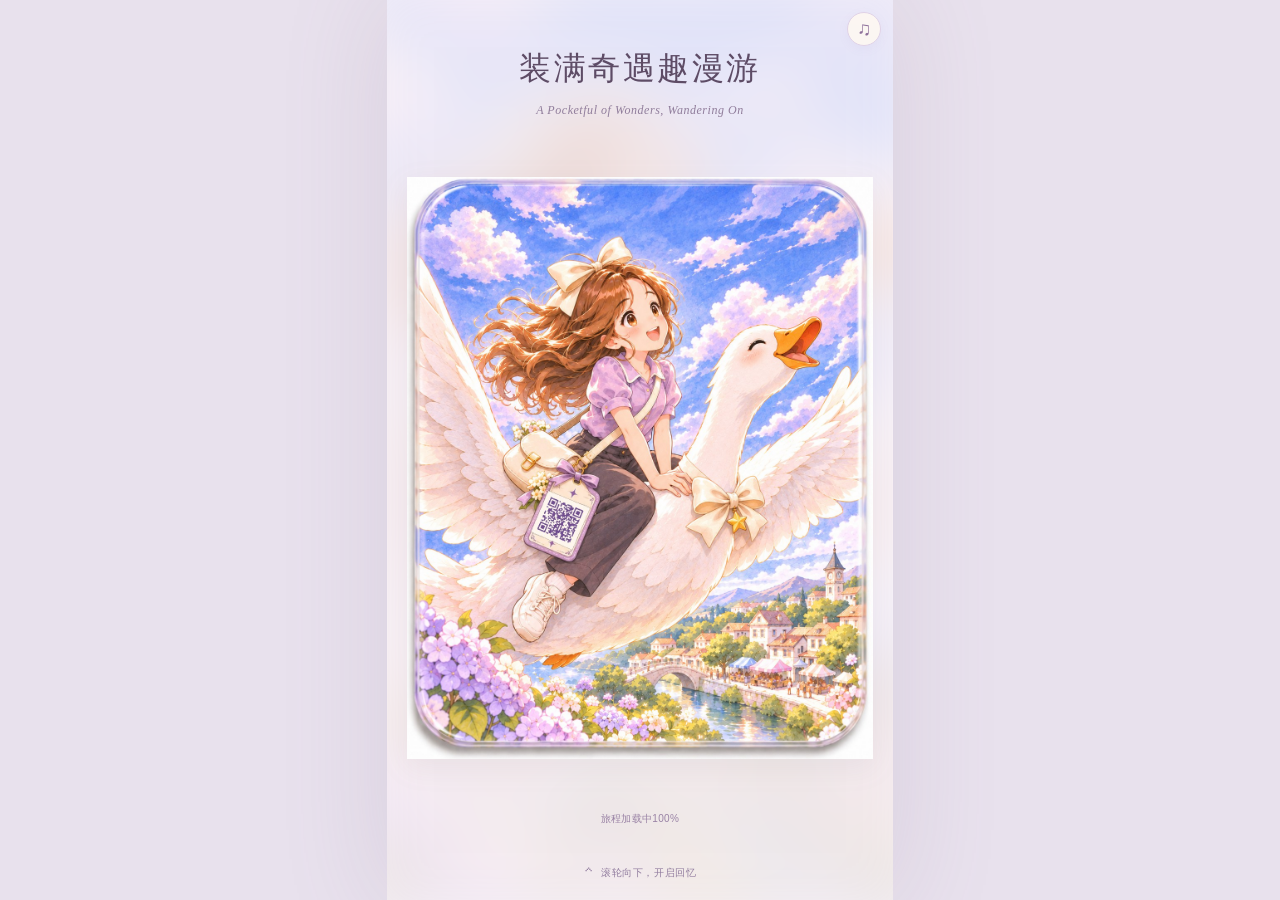
<file: index.html>
<!doctype html>
<html lang="zh-CN">
<head>
  <meta charset="utf-8">
  <meta name="viewport" content="width=device-width, initial-scale=1">
  <meta name="theme-color" content="#f7f3f9">
  <meta name="description" content="装满奇遇趣漫游，一本关于生活与回忆的互动绘本。故事从这里开始。">
  <meta name="robots" content="noindex, nofollow">
  <meta http-equiv="refresh" content="0;url=demo/?v=49">
  <title>装满奇遇趣漫游</title>
  <style>
    :root { color-scheme: light; --ink:#4b3d54; --muted:#8b7c91; --purple:#9475a9; }
    * { box-sizing:border-box; }
    html { min-width:280px; background:#f7f3f9; }
    body { margin:0; color:var(--ink); font-family:-apple-system,BlinkMacSystemFont,"Segoe UI","PingFang SC","Microsoft YaHei",sans-serif; -webkit-font-smoothing:antialiased; }
    main { min-height:100vh; min-height:100svh; max-width:760px; margin:auto; padding:clamp(28px,7vw,64px) 24px 28px; display:flex; flex-direction:column; }
    header { display:flex; align-items:center; gap:10px; font-size:14px; letter-spacing:.12em; }
    .mark { display:grid; place-items:center; width:30px; height:30px; border:1px solid #d4c1de; border-radius:50%; color:#9776ac; font-family:Georgia,serif; font-size:21px; font-style:italic; letter-spacing:0; }
    .story { flex:1; padding:clamp(48px,10vh,100px) 0 38px; }
    .eyebrow { margin:0 0 22px; color:var(--purple); font-size:12px; letter-spacing:.18em; }
    h1 { margin:0; font-family:"Songti SC","Noto Serif CJK SC",SimSun,serif; font-weight:500; font-size:clamp(38px,8vw,64px); line-height:1.4; letter-spacing:.05em; }
    .intro { max-width:350px; margin:24px 0 0; font-size:15px; line-height:2; color:var(--muted); }
    .path { width:100%; height:190px; display:block; margin:30px 0 8px; }
    .status { display:inline-flex; align-items:center; gap:9px; margin:0; padding:10px 15px; border:1px solid #e3d7ea; border-radius:30px; background:#ffffff70; font-size:12px; color:#806b8d; letter-spacing:.06em; }
    .status::before { content:""; width:6px; height:6px; border-radius:50%; background:#b69ac8; }
    footer { border-top:1px solid #e6dce9; padding-top:20px; display:flex; justify-content:space-between; gap:14px; flex-wrap:wrap; color:var(--muted); font-size:11px; line-height:1.9; }
    footer p { margin:0; }
    @media (max-width:360px) { main { padding-inline:20px; } .path { height:150px; } }
    @media (prefers-reduced-motion:no-preference) { .story { animation:appear .7s ease-out both; } @keyframes appear { from { opacity:0; transform:translateY(7px); } to { opacity:1; transform:translateY(0); } } }
  </style>
</head>
<body>
  <main>
    <header><span class="mark" aria-hidden="true">j</span><span>装满奇遇趣漫游</span></header>
    <section class="story" aria-labelledby="title">
      <p class="eyebrow">序章 / 一段新的旅程</p>
      <h1 id="title">装满奇遇趣漫游</h1>
      <p class="intro">把平凡日子里的小小闪光，<br>收进一本慢慢长大的绘本。</p>
      <svg class="path" viewBox="0 0 640 190" fill="none" aria-hidden="true">
        <path d="M-30 164C92 164 166 164 212 133C253 105 198 84 264 62C333 39 356 83 419 64C471 48 506 20 658 26" stroke="#ece3f1" stroke-width="34" stroke-linecap="round"/>
        <path d="M-30 164C92 164 166 164 212 133C253 105 198 84 264 62C333 39 356 83 419 64C471 48 506 20 658 26" stroke="#d8c6e3" stroke-width="1.5" stroke-linecap="round" stroke-dasharray="3 9"/>
        <circle cx="115" cy="161" r="8" fill="#b69ac8" stroke="#f7f3f9" stroke-width="4"/>
        <circle cx="322" cy="62" r="5" fill="#d9c7e5" stroke="#f7f3f9" stroke-width="3"/>
        <circle cx="510" cy="34" r="5" fill="#d9c7e5" stroke="#f7f3f9" stroke-width="3"/>
        <path d="M159 117V103M152 110H166M482 95V85M477 90H487" stroke="#c7aed8" stroke-width="1.4" stroke-linecap="round"/>
      </svg>
      <p class="status">故事正在准备，下一章即将启程</p>
    </section>
    <footer><p>走过的每一段路，都值得被好好收藏。</p><p>TO BE CONTINUED</p></footer>
  </main>
  <script>location.replace(new URL('demo/?v=49',location.href));</script>
</body>
</html>
</file>
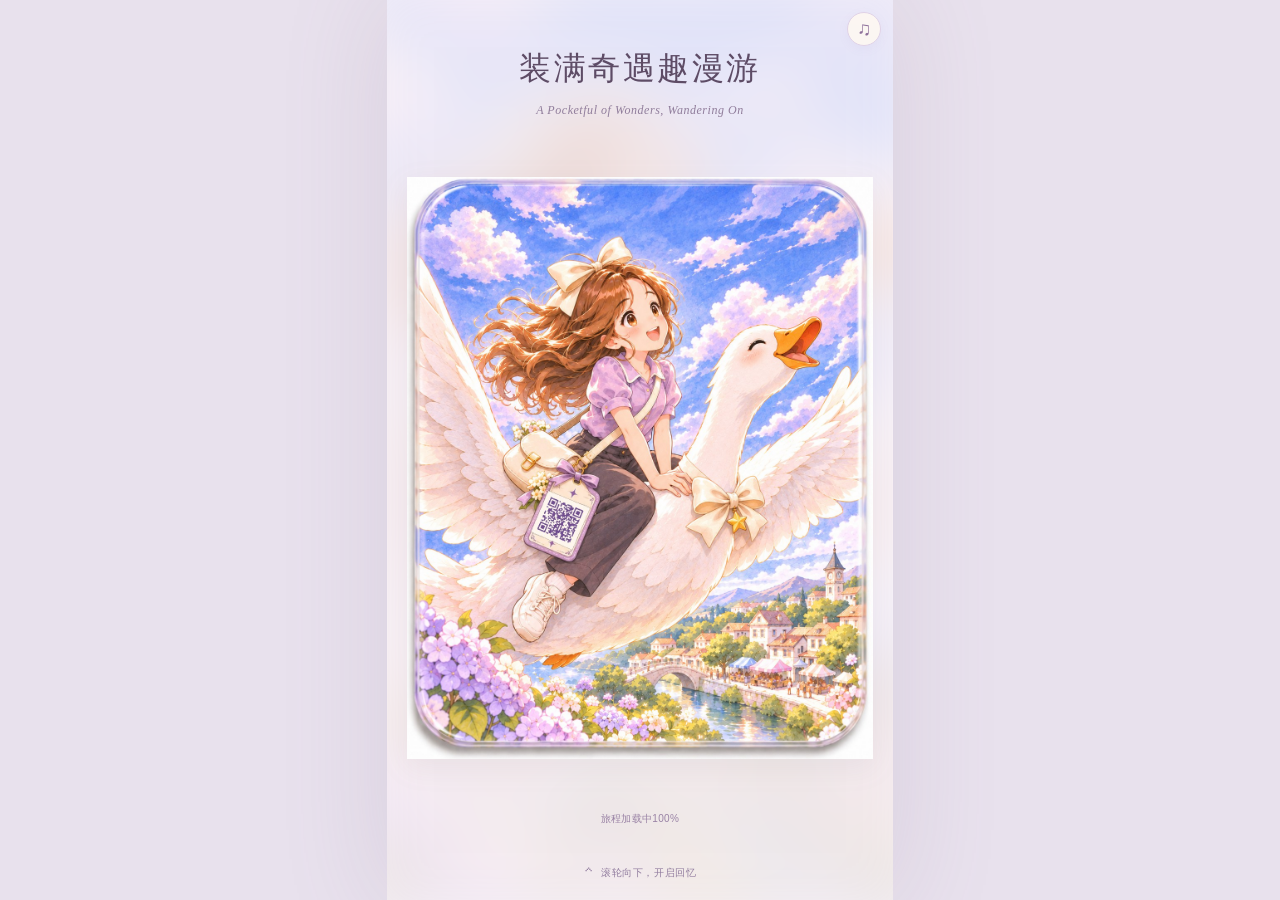
<file: demo/index.html>
<!doctype html>
<html lang="zh-CN">
<head>
  <meta charset="utf-8">
  <meta name="viewport" content="width=device-width,initial-scale=1,viewport-fit=cover">
  <meta name="theme-color" content="#f3edf7">
  <meta name="robots" content="noindex,nofollow">
  <meta name="description" content="走过十段日常，收藏一路回忆。一本可以滑动翻阅的生活绘本。">
  <title>装满奇遇趣漫游</title>
  <link rel="stylesheet" href="styles.css?v=49">
  <link rel="stylesheet" href="chapter-road.css?v=49">
  <link rel="preload" href="assets/cover.jpg" as="image">
</head>
<body>
  <main id="book" class="book" aria-label="装满奇遇趣漫游，滑动翻页绘本">
    <section id="cover" class="cover layer">
      <div class="cover-wash" aria-hidden="true"></div>
      <header class="cover-heading"><h1>装满奇遇趣漫游</h1><p class="cover-subtitle" lang="en">A Pocketful of Wonders, Wandering On</p></header>
      <img class="cover-art" src="assets/cover.jpg" alt="女孩骑着大白鹅，飞过河流、桥和小镇" draggable="false">
      <p id="preload-status" class="preload-status" aria-live="polite">旅程加载中0%</p>
    </section>
    <section id="road" class="road layer" hidden aria-label="回忆之间的小路">
      <div id="road-scenery" class="road-scenery" aria-hidden="true"><img id="chapter-map-image" class="chapter-map-image" alt="" hidden draggable="false">
        <div class="sunlight"></div>
        <svg class="road-drawing" viewBox="0 0 400 800" preserveAspectRatio="none" fill="none">
          <path d="M115 880C110 720 307 699 271 545C247 442 181 428 212 320C242 219 315 175 283 83C269 44 252 12 249-50" stroke="#e3d9ed" stroke-width="114"/>
          <path d="M115 880C110 720 307 699 271 545C247 442 181 428 212 320C242 219 315 175 283 83C269 44 252 12 249-50" stroke="#f8f3e9" stroke-width="100"/>
          <path d="M115 880C110 720 307 699 271 545C247 442 181 428 212 320C242 219 315 175 283 83C269 44 252 12 249-50" stroke="#dacae2" stroke-width="1.5" stroke-dasharray="2 12"/>
          <path d="M55 440l4-16 5 16M340 660l4-16 5 16M73 275l3-12 5 12M330 190l4-12 5 12" stroke="#b9b5a1" stroke-width="2" stroke-linecap="round"/>
          <circle cx="53" cy="415" r="4" fill="#d7c3e7"/><circle cx="345" cy="633" r="4" fill="#d7c3e7"/>
        </svg>
      </div>
      <header class="road-heading"><p class="road-book-title">装满奇遇趣漫游</p><p class="road-subtitle" lang="en">A Pocketful of Wonders, Wandering On</p><h2 id="road-title"></h2></header>
      <div id="beacon" class="beacon" aria-hidden="true"><span class="beacon-halo"></span><svg viewBox="0 0 60 60" aria-hidden="true"><defs><radialGradient id="beacon-gold"><stop stop-color="#fffef3"/><stop offset=".55" stop-color="#fff0b4"/><stop offset="1" stop-color="#eac06b"/></radialGradient></defs><path d="M30 5C32 23 37 28 55 30C37 32 32 37 30 55C28 37 23 32 5 30C23 28 28 23 30 5Z" fill="url(#beacon-gold)" stroke="#bf934b" stroke-width="1.5"/></svg><span class="node-sparkle node-sparkle-a" aria-hidden="true"></span><span class="node-sparkle node-sparkle-b" aria-hidden="true"></span><span class="node-sparkle node-sparkle-c" aria-hidden="true"></span></div>
      <div id="character-box" class="character-box"><img id="character" src="assets/idle.png" alt="淡紫色上衣、深色长裤的小姑娘" draggable="false"></div>
      <div id="bag-glow" class="bag-glow" aria-hidden="true"></div>
      <img id="flying-badge" class="flying-badge" src="assets/badminton-badge.png" alt="羽毛球纪念勋章" hidden draggable="false">
      <p id="road-copy" class="road-copy"></p>
    </section>
    <section id="story" class="story layer" hidden aria-label="回忆分镜">
      <div id="story-wash" class="story-wash" aria-hidden="true"></div>
      <header class="story-heading"><p id="story-title">记忆里的时光</p><span id="panel-number">01 / 04</span></header>
      <div class="panel-art"><img id="panel-image" alt="羽毛球分镜" draggable="false"><canvas id="ending-frames" class="ending-frames" width="941" height="1672" hidden aria-hidden="true"></canvas><button id="retry-ending-frames" class="retry-ending-frames" type="button" data-ui hidden>重试画面</button></div>
      <div id="caption-wrap" class="caption-wrap"><p id="caption" class="caption"></p></div>
    </section>
    <div id="finale-entry" class="finale-entry" hidden aria-hidden="true"><img id="finale-entry-badge" class="flying-badge" src="assets/badges/wings.png" alt="乘风之翼" hidden draggable="false"></div>
    <div id="finale-overlay" class="finale-overlay" hidden aria-label="收藏的回忆勋章"></div>
    <section id="branch-choice" class="branch-choice" hidden aria-labelledby="branch-title">
      <div class="branch-card"><h2 id="branch-title">你有一条新邀请</h2>
        <button id="choose-if" type="button">查看</button><button id="choose-reality" type="button">还是先写完代码吧</button>
      </div>
    </section>
    <p id="gesture-hint" class="gesture-hint"><span class="gesture-arrow" aria-hidden="true">⌃</span><span id="hint-copy">手指向上划，开启回忆</span></p>
    <p id="announcement" class="sr-only" aria-live="polite"></p>
    <div id="asset-error" class="asset-error" role="alert" hidden>这张回忆暂时未能载入。<button id="retry-assets" type="button" data-ui>重试加载</button></div>
    <aside id="debug" class="debug" hidden><output id="debug-state"></output><button id="reset" type="button">重置进度</button></aside>
    <aside class="audio-controls" data-ui data-audio-controls aria-label="声音控制">
      <button id="audio-toggle" class="audio-toggle" type="button" aria-label="打开声音设置" aria-expanded="false" aria-controls="audio-panel"><span aria-hidden="true">♫</span></button>
      <section id="audio-panel" class="audio-panel" hidden aria-label="音量设置">
        <button id="audio-mute" type="button" aria-pressed="false">静音全部声音</button>
        <label for="audio-sfx-volume">音效 <output id="audio-sfx-value">80%</output></label><input id="audio-sfx-volume" type="range" min="0" max="100" value="80" aria-label="音效音量">
        <label for="audio-bgm-volume">背景音乐 <output id="audio-bgm-value">22%</output></label><input id="audio-bgm-volume" type="range" min="0" max="100" value="22" aria-label="背景音乐音量" disabled>
        <p id="audio-note">轻触声音按钮开启声音。</p>
      </section>
    </aside>
    <noscript><p class="asset-error">请开启 JavaScript，以翻阅这本互动绘本。</p></noscript>
  </main>
  <div id="chapter-transition" class="chapter-transition" hidden aria-hidden="true"></div>
  <script type="importmap">
{
  "imports": {
    "./src/journey.js": "./src/journey.js?v=49",
    "./src/journey-data.js": "./src/journey-data.js?v=49",
    "./src/journey-state.js": "./src/journey-state.js?v=49",
    "./src/finale.js": "./src/finale.js?v=49",
    "./src/finale-entry.js": "./src/finale-entry.js?v=49",
    "./src/finale-playback.js": "./src/finale-playback.js?v=49",
    "./src/ending-badges.js": "./src/ending-badges.js?v=49",
    "./src/ending-frames.js": "./src/ending-frames.js?v=49",
    "./src/input.js": "./src/input.js?v=49",
    "./src/badge-animation.js": "./src/badge-animation.js?v=49",
    "./src/badge-presentation.js": "./src/badge-presentation.js?v=49",
    "./src/audio-system.js": "./src/audio-system.js?v=49",
    "./src/audio-config.js": "./src/audio-config.js?v=49",
    "./src/audio-controls.js": "./src/audio-controls.js?v=49",
    "./src/bgm-player.js": "./src/bgm-player.js?v=49",
    "./src/music-manager.js": "./src/music-manager.js?v=49",
    "./src/music-config.js": "./src/music-config.js?v=49",
    "./src/asset-loader.js": "./src/asset-loader.js?v=49",
    "./src/chapter-config.js": "./src/chapter-config.js?v=49",
    "./src/chapter-road.js": "./src/chapter-road.js?v=49",
    "./src/chapter-transition.js": "./src/chapter-transition.js?v=49",
    "./src/retire-offline.js": "./src/retire-offline.js?v=49"
  }
}
</script>
  <script type="module" src="src/main.js?v=49"></script>
</body>
</html>
</file>
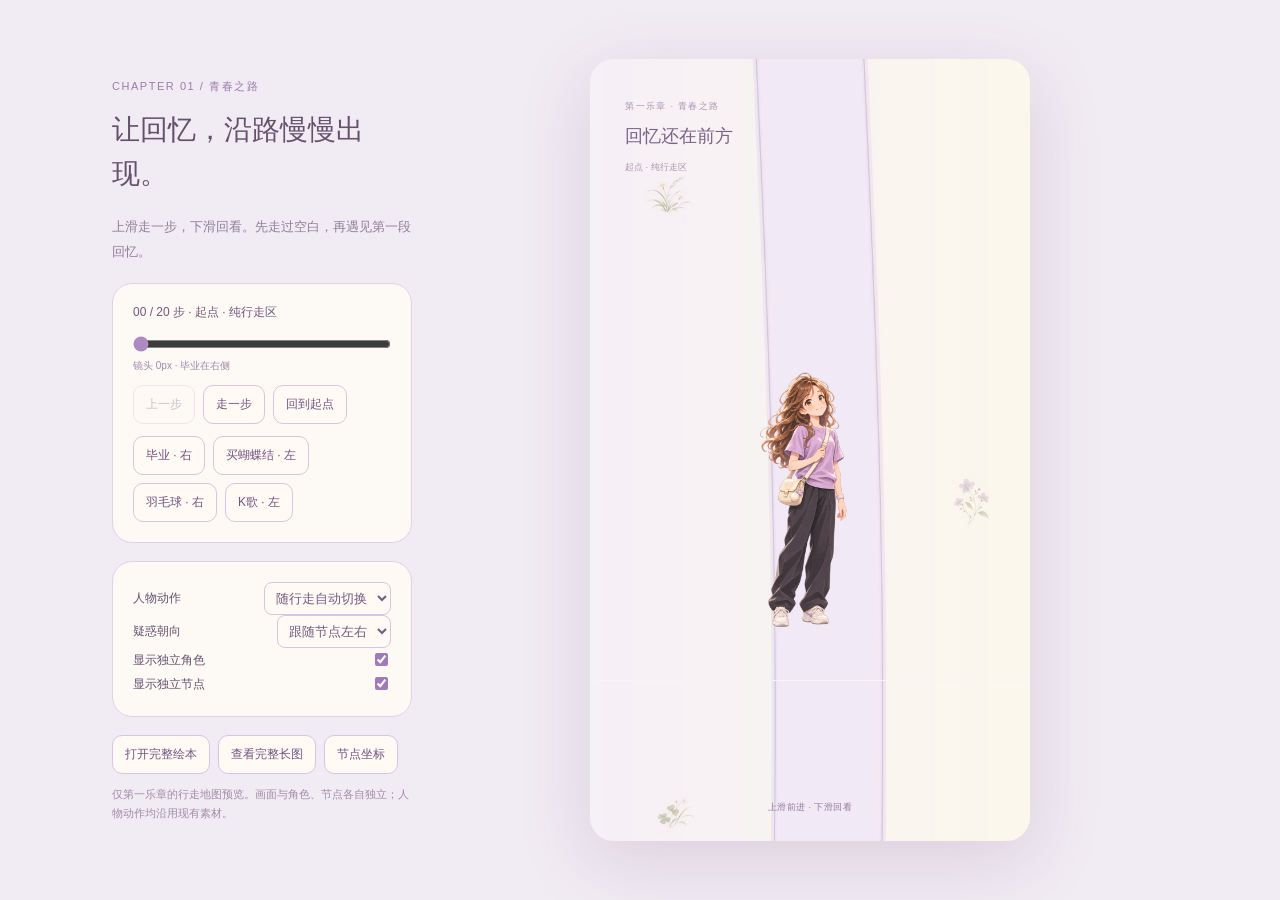
<file: demo/chapter1-map/index.html>
<!doctype html><html lang="zh-CN"><head><meta charset="utf-8"><meta name="viewport" content="width=device-width,initial-scale=1,viewport-fit=cover"><title>第一乐章 · 滚动地图预览</title><style>
  :root{font-family:-apple-system,BlinkMacSystemFont,"PingFang SC","Microsoft YaHei",sans-serif;color:#65516d;background:#f1ebf3}*{box-sizing:border-box}body{margin:0;min-height:100svh;display:grid;grid-template-columns:300px minmax(0,1fr);gap:40px;padding:32px;align-items:center;max-width:1120px;margin:auto}h1{font:400 28px/1.6 "Songti SC",SimSun,serif;margin:6px 0 18px}p{line-height:1.9;font-size:13px;color:#927f9c}.eyebrow{letter-spacing:.14em;font-size:11px;color:#9a7cac}.card{padding:20px;border:1px solid #e0d2e7;border-radius:20px;background:#fffcf6d9;margin-top:18px}.card p{margin:10px 0}label{display:flex;align-items:center;justify-content:space-between;gap:12px;font-size:12px;line-height:2}select{max-width:165px;padding:7px;border:1px solid #d8c5e1;border-radius:8px;background:#fffaf4;color:#745b80}button,a.download{font:inherit;font-size:12px;color:#715480;border:1px solid #d8c5e1;background:#fffaf4;border-radius:10px;padding:10px 12px;cursor:pointer;text-decoration:none}button:disabled{opacity:.35;cursor:default}button.selected{background:#e9dbf1;border-color:#b69ac6}.buttons{display:flex;gap:8px;flex-wrap:wrap;margin-top:12px}#position{width:100%;accent-color:#ad8ac2;margin:15px 0 7px}#status{font-size:12px;color:#73577f}#coordinate{font-size:10px;color:#a18aaa}.stage-wrap{display:grid;place-items:center}.phone{position:relative;overflow:hidden;isolation:isolate;width:min(100%,calc((100svh - 64px)*9/16));aspect-ratio:9/16;max-width:440px;background:#f8f3f5;border-radius:24px;box-shadow:0 20px 70px #6d50752b;touch-action:none;user-select:none}.map{position:absolute;left:0;top:0;width:100%;height:auto;display:block;will-change:transform;pointer-events:none}.heading{position:absolute;top:5%;left:8%;z-index:4;pointer-events:none}.heading p{font-size:9px;letter-spacing:.15em;margin:0 0 7px;color:#ac95b4}.heading h2{font:400 18px/1.6 "Songti SC",SimSun,serif;margin:0;color:#7a6287}.character{position:absolute;left:50%;bottom:8%;height:35%;aspect-ratio:2/3;transform:translateX(-50%);z-index:3;pointer-events:none}.character img{display:block;width:100%;height:100%;object-fit:contain}.node{position:absolute;z-index:2;width:32px;height:32px;transform:translate(-50%,-50%);border-radius:50%;background:radial-gradient(#fff5c4a0,transparent 70%);pointer-events:none;filter:drop-shadow(0 0 7px #ead187)}.node::before{content:"";position:absolute;inset:-12px;background:radial-gradient(#fff2b260,transparent 68%)}.node svg{position:absolute;inset:3px;width:26px;height:26px;animation:breath 2.7s ease-in-out infinite}.direction{position:absolute;bottom:3.5%;left:0;right:0;text-align:center;font-size:9px;letter-spacing:.05em;color:#947a9f;pointer-events:none}.step-caption{position:absolute;top:13%;left:8%;font-size:9px;color:#aa96b1;z-index:4;pointer-events:none}.asset-links{display:flex;gap:8px;flex-wrap:wrap;margin-top:18px}.footnote{font-size:11px;line-height:1.8;color:#a18ba8}input[type=checkbox]{accent-color:#a07bb7}@keyframes breath{50%{transform:scale(1.12);opacity:.65}}@media(prefers-reduced-motion:reduce){.node svg{animation:none}.map{transition:none!important}}@media(max-width:720px){body{display:flex;flex-direction:column;padding:16px;gap:16px;align-items:stretch}.intro h1{font-size:21px;margin:3px 0}.intro>p:not(.eyebrow){margin:5px 0}.intro .eyebrow{font-size:9px;margin:0}.stage-wrap{order:2}.controls{order:3}.phone{width:min(100%,calc(76svh*9/16));border-radius:18px}.card{margin-top:0;padding:16px}.desktop-controls{display:contents}.intro{order:1}.footnote{margin:10px 0 0}}
  /* Scene center is at 50% of the viewport. Keep the girl's center just 6% lower. */
.character{top:38.5%;bottom:auto;height:35%}
.character.walking{animation:chapter1-walk .92s ease-in-out both}
@keyframes chapter1-walk{0%,50%,100%{transform:translateX(-50%)}25%{transform:translate(calc(-50% - 2px),-3px)}75%{transform:translate(calc(-50% + 2px),-3px)}}
@media(prefers-reduced-motion:reduce){.character.walking{animation:none}}

/* A luminous backing and a gold edge keep the star readable over pale scenery. */
.node{z-index:6;width:14%;height:auto;aspect-ratio:1;min-width:40px;max-width:64px;isolation:isolate;filter:none;background:radial-gradient(circle,#fffdf5f5 0 19%,#fff2c6db 37%,#f5d38f66 58%,transparent 74%)}
.node::before{inset:-35%;z-index:-1;border-radius:50%;background:radial-gradient(circle,#fff4c6b8 0 20%,#f3d38e70 43%,#edc8751c 61%,transparent 74%);box-shadow:0 0 22px #edcc8838;opacity:.65;animation:beacon-halo 2.6s ease-in-out infinite}
.node svg{inset:0;width:100%;height:100%;overflow:visible;transform-origin:50% 50%;filter:drop-shadow(0 0 3px #fff9df) drop-shadow(0 0 11px #eac07199);animation:beacon-core 2.6s ease-in-out infinite}
.node-sparkle{position:absolute;width:5px;height:5px;z-index:1;background:#fff9d9;border:1px solid #d9ae5b;box-shadow:0 0 7px #ffe1a8;border-radius:1px;opacity:.8;transform:rotate(45deg);animation:beacon-twinkle 3.2s ease-in-out infinite;pointer-events:none}
.node-sparkle-a{left:-5%;top:24%;animation-delay:-.2s}
.node-sparkle-b{right:0;top:4%;width:4px;height:4px;animation-delay:-1.25s}
.node-sparkle-c{right:-3%;bottom:13%;animation-delay:-2.1s}
@keyframes beacon-core{0%,100%{opacity:.8;transform:scale(.94);filter:brightness(1) drop-shadow(0 0 3px #fff9df) drop-shadow(0 0 7px #eac07185)}50%{opacity:1;transform:scale(1.1);filter:brightness(1.12) drop-shadow(0 0 6px #fffbea) drop-shadow(0 0 17px #edc56ecc)}}
@keyframes beacon-halo{0%,100%{opacity:.32;transform:scale(.88)}50%{opacity:.9;transform:scale(1.18)}}
@keyframes beacon-twinkle{0%,100%{opacity:.18;transform:rotate(45deg) scale(.6)}50%{opacity:1;transform:rotate(45deg) scale(1.25)}}
@media(prefers-reduced-motion:reduce){.node svg,.node::before,.node-sparkle{animation:none}}

  </style></head><body><aside class="desktop-controls"><div class="intro"><p class="eyebrow">CHAPTER 01 / 青春之路</p><h1>让回忆，沿路慢慢出现。</h1><p>上滑走一步，下滑回看。先走过空白，再遇见第一段回忆。</p></div><div class="controls"><div class="card"><div id="status" aria-live="polite"></div><input id="position" type="range" min="0" max="20" step="1" value="0" aria-label="行走步数"><div id="coordinate"></div><div class="buttons"><button id="previous">上一步</button><button id="next">走一步</button><button id="reset">回到起点</button></div><div class="buttons"><button data-step="4">毕业 · 右</button><button data-step="8">买蝴蝶结 · 左</button><button data-step="12">羽毛球 · 右</button><button data-step="16">K歌 · 左</button></div></div><div class="card"><label>人物动作<select id="pose"><option value="auto">随行走自动切换</option><option value="idle">待机</option><option value="stepLeft">左迈步</option><option value="stepRight">右迈步</option><option value="curious">疑惑</option><option value="expect">期待收勋章</option><option value="bagOpen">背包打开</option><option value="wink">wink</option></select></label><label>疑惑朝向<select id="facing"><option value="auto">跟随节点左右</option><option value="left">看左</option><option value="right">看右</option></select></label><label>显示独立角色<input id="show-girl" type="checkbox" checked></label><label>显示独立节点<input id="show-marker" type="checkbox" checked></label></div><div class="asset-links"><a class="download" href="../?v=49">打开完整绘本</a><a class="download" href="../assets/maps/chapter1/chapter1_scroll_v2.png?v=26" target="_blank">查看完整长图</a><a class="download" href="../assets/maps/chapter1/chapter1_nodes_v2.json?v=26" target="_blank">节点坐标</a></div><p class="footnote">仅第一乐章的行走地图预览。画面与角色、节点各自独立；人物动作均沿用现有素材。</p></div></aside><main class="stage-wrap"><section id="stage" class="phone" aria-label="第一乐章滚动地图"><img id="map" class="map" src="../assets/maps/chapter1/chapter1_scroll_v2.jpg?v=26" alt="由上至下依次在右、左、右、左出现毕业、蝴蝶结、羽毛球和K歌的回忆地图" draggable="false"><header class="heading"><p>第一乐章 · 青春之路</p><h2 id="event"></h2></header><span id="beat" class="step-caption"></span><div id="character" class="character"><img id="girl" src="../assets/idle.png" alt="行走的小姑娘" draggable="false"></div><div id="marker" class="node" hidden><svg viewBox="0 0 60 60" aria-hidden="true"><defs><radialGradient id="beacon-gold"><stop stop-color="#fffef3"/><stop offset=".55" stop-color="#fff0b4"/><stop offset="1" stop-color="#eac06b"/></radialGradient></defs><path d="M30 5C32 23 37 28 55 30C37 32 32 37 30 55C28 37 23 32 5 30C23 28 28 23 30 5Z" fill="url(#beacon-gold)" stroke="#bf934b" stroke-width="1.5"/></svg><span class="node-sparkle node-sparkle-a" aria-hidden="true"></span><span class="node-sparkle node-sparkle-b" aria-hidden="true"></span><span class="node-sparkle node-sparkle-c" aria-hidden="true"></span></div><div id="direction" class="direction"></div></section></main><script id="map-config" type="application/json">{"version":2,"title":"第一乐章 · 青春之路","width":720,"height":14720,"viewport":{"width":720,"height":1280},"stepPixels":640,"stepsPerEvent":4,"lastStep":20,"sceneAnchorY":640,"roadWidth":174,"road":[[360,0,369.6395061728395,213.33333333333334,379.15046875112836,426.66666666666663,384.8551479420537,640],[384.8551479420537,640,390.559827132979,853.3333333333334,392.3153864286317,1066.6666666666667,389.64976600608514,1280],[389.64976600608514,1280,386.9841455835386,1493.3333333333333,379.995299588442,1706.6666666666667,371.77566432430956,1920],[371.77566432430956,1920,363.55602906017714,2133.3333333333335,354.3560910104068,2346.6666666666665,348.03798790636216,2560],[348.03798790636216,2560,341.71988480231755,2773.3333333333335,338.4626089243454,2986.6666666666665,339.45401631422465,3200],[339.45401631422465,3200,340.4454237041039,3413.3333333333335,345.6334556479027,3626.6666666666665,352.514550288852,3840],[352.514550288852,3840,359.3956449298013,4053.3333333333335,367.73410323573756,4266.666666666667,373.6438156645862,4480],[373.6438156645862,4480,379.55352809343486,4693.333333333333,382.82696954840367,4906.666666666667,381.7512833046134,5120],[381.7512833046134,5120,380.6755970608232,5333.333333333333,375.2581040466976,5546.666666666667,367.56603376224797,5760],[367.56603376224797,5760,359.8739634777983,5973.333333333333,350.1239272075759,6186.666666666667,342.36838750638736,6400],[342.36838750638736,6400,334.61284780519884,6613.333333333333,329.08467001177587,6826.666666666667,328.217371914179,7040],[328.217371914179,7040,327.35007381658215,7253.333333333333,331.1846435285493,7466.666666666667,338.33916168126535,7680],[338.33916168126535,7680,345.4936798339814,7893.333333333333,355.7800317676075,8106.666666666667,365.1797248055353,8320],[365.1797248055353,8320,374.57941784346303,8533.333333333334,382.84231243671593,8746.666666666666,386.8264573065154,8960],[386.8264573065154,8960,390.8106021763149,9173.333333333334,390.4261345590977,9386.666666666666,386.1327669861293,9600],[386.1327669861293,9600,381.8393994131609,9813.333333333334,373.78668686129544,10026.666666666666,365.5561020609957,10240],[365.5561020609957,10240,357.325517260696,10453.333333333334,349.17154680707614,10666.666666666666,344.55659057284817,10880],[344.55659057284817,10880,339.9416343386202,11093.333333333334,338.9973635877901,11306.666666666666,341.9703491880894,11520],[341.9703491880894,11520,344.9433347883887,11733.333333333334,351.7250197039533,11946.666666666666,359.16141235397464,12160],[359.16141235397464,12160,366.597805003996,12373.333333333334,374.43790939335577,12586.666666666666,379.01169010442936,12800],[379.01169010442936,12800,383.58547081550296,13013.333333333334,384.72492490646,13226.666666666666,381.6054838420473,13440],[381.6054838420473,13440,378.4860427776346,13653.333333333334,371.174067829228,13866.666666666666,362.50695095080306,14080],[362.50695095080306,14080,353.8398340723781,14293.333333333334,344.06006770149975,14506.666666666666,337.1912709320861,14720]],"decorations":[{"kind":"daisies","side":"left","x":66,"y":155,"width":120,"height":120,"opacity":0.72,"flip":false},{"kind":"lavender","side":"right","x":570,"y":670,"width":104,"height":104,"opacity":0.58,"flip":true},{"kind":"foliage","side":"left","x":92,"y":1185,"width":92,"height":92,"opacity":0.66,"flip":false},{"kind":"daisies","side":"right","x":532,"y":1565,"width":112,"height":112,"opacity":0.62,"flip":false},{"kind":"lavender","side":"left","x":110,"y":2080,"width":120,"height":120,"opacity":0.72,"flip":true},{"kind":"foliage","side":"right","x":522,"y":2595,"width":104,"height":104,"opacity":0.58,"flip":false},{"kind":"foliage","side":"left","x":92,"y":4005,"width":120,"height":120,"opacity":0.72,"flip":false},{"kind":"daisies","side":"right","x":532,"y":4385,"width":104,"height":104,"opacity":0.58,"flip":false},{"kind":"lavender","side":"left","x":112,"y":4900,"width":92,"height":92,"opacity":0.66,"flip":true},{"kind":"lavender","side":"right","x":570,"y":6310,"width":104,"height":104,"opacity":0.58,"flip":true},{"kind":"foliage","side":"left","x":92,"y":6825,"width":92,"height":92,"opacity":0.66,"flip":false},{"kind":"daisies","side":"right","x":532,"y":7205,"width":112,"height":112,"opacity":0.62,"flip":false},{"kind":"lavender","side":"left","x":110,"y":7720,"width":120,"height":120,"opacity":0.72,"flip":true},{"kind":"lavender","side":"right","x":570,"y":9130,"width":112,"height":112,"opacity":0.62,"flip":true},{"kind":"foliage","side":"left","x":92,"y":9645,"width":120,"height":120,"opacity":0.72,"flip":false},{"kind":"daisies","side":"right","x":532,"y":10025,"width":104,"height":104,"opacity":0.58,"flip":false},{"kind":"daisies","side":"left","x":66,"y":11435,"width":120,"height":120,"opacity":0.72,"flip":false},{"kind":"lavender","side":"right","x":570,"y":11950,"width":104,"height":104,"opacity":0.58,"flip":true},{"kind":"foliage","side":"left","x":92,"y":12465,"width":92,"height":92,"opacity":0.66,"flip":false},{"kind":"daisies","side":"right","x":532,"y":12845,"width":112,"height":112,"opacity":0.62,"flip":false},{"kind":"lavender","side":"left","x":110,"y":13360,"width":120,"height":120,"opacity":0.72,"flip":true},{"kind":"foliage","side":"right","x":522,"y":13875,"width":104,"height":104,"opacity":0.58,"flip":false},{"kind":"daisies","side":"left","x":66,"y":14255,"width":92,"height":92,"opacity":0.66,"flip":false},{"kind":"petals","side":"left","x":154,"y":2410,"width":66,"height":66,"opacity":0.58,"flip":false},{"kind":"petals","side":"left","x":128,"y":3670,"width":72,"height":72,"opacity":0.58,"flip":false},{"kind":"petals","side":"left","x":154,"y":6190,"width":66,"height":66,"opacity":0.58,"flip":false},{"kind":"petals","side":"right","x":626,"y":6820,"width":84,"height":84,"opacity":0.58,"flip":true},{"kind":"petals","side":"left","x":128,"y":7450,"width":72,"height":72,"opacity":0.58,"flip":false},{"kind":"petals","side":"left","x":34,"y":8710,"width":84,"height":84,"opacity":0.58,"flip":false},{"kind":"petals","side":"left","x":154,"y":9970,"width":66,"height":66,"opacity":0.58,"flip":false},{"kind":"petals","side":"right","x":566,"y":13120,"width":72,"height":72,"opacity":0.58,"flip":true},{"kind":"petals","side":"left","x":154,"y":13750,"width":66,"height":66,"opacity":0.58,"flip":false},{"kind":"petals","side":"right","x":626,"y":14380,"width":84,"height":84,"opacity":0.58,"flip":true}],"background":{"left":"#f6f0f7","right":"#fcf7ec","road":"#eee5f3","edge":"#d6c5e1"},"direction":"top-to-bottom","advanceGesture":"swipe-up","scenes":[{"id":"graduation","title":"毕业","side":"right","curiousScaleX":1,"centerY":3200,"centerRatio":0.21739130434782608,"triggerCameraY":2560,"triggerStep":4,"art":{"x":442,"y":2975,"width":300,"height":450},"marker":{"x":584,"y":3130},"cameraStops":[0,640,1280,1920,2560]},{"id":"bow","title":"买蝴蝶结","side":"left","curiousScaleX":-1,"centerY":5760,"centerRatio":0.391304347826087,"triggerCameraY":5120,"triggerStep":8,"art":{"x":-22,"y":5535,"width":300,"height":450},"marker":{"x":136,"y":5690},"cameraStops":[2560,3200,3840,4480,5120]},{"id":"badminton","title":"羽毛球","side":"right","curiousScaleX":1,"centerY":8320,"centerRatio":0.5652173913043478,"triggerCameraY":7680,"triggerStep":12,"art":{"x":442,"y":8095,"width":300,"height":450},"marker":{"x":584,"y":8250},"cameraStops":[5120,5760,6400,7040,7680]},{"id":"karaoke","title":"K歌","side":"left","curiousScaleX":-1,"centerY":10880,"centerRatio":0.7391304347826086,"triggerCameraY":10240,"triggerStep":16,"art":{"x":-22,"y":10655,"width":300,"height":450},"marker":{"x":136,"y":10810},"cameraStops":[7680,8320,8960,9600,10240]}],"assets":{"background":"chapter1_scroll_v2.jpg?v=26","fullResolution":"chapter1_scroll_v2.png?v=26"}}</script><script>function chapter1Frame(step,layout=createChapter1Layout()){
  const value=Math.max(0,Math.min(layout.lastStep,Math.round(step)));
  const eventSteps=layout.scenes.length*4;
  const arrived=value>0&&value<=eventSteps&&value%4===0;
  const index=Math.min(layout.scenes.length-1,Math.max(0,Math.ceil(value/4)-1));
  const scene=layout.scenes[index];
  const beat=value>eventSteps?`乐章退场 · ${value-eventSteps} / 4 步`:value===0?'起点 · 纯行走区':arrived?'到达场景中心':value%4===1?(value<4?'纯行走区一':'离开当前场景'):value%4===2?'纯行走区二':'下个场景局部出现';
  return {step:value,cameraY:value*layout.stepPixels,arrived,scene,beat,
    pose:arrived?'curious':'idle',curiousScaleX:arrived?scene.curiousScaleX:1,
    marker:arrived?{x:scene.marker.x,y:scene.marker.y-value*layout.stepPixels,side:scene.side}:null};
}
function createChapter1PoseLoader({baseURL,poses,Image=globalThis.Image,timeoutMs=20000,setTimeout=globalThis.setTimeout,clearTimeout=globalThis.clearTimeout}){
  const cache=new Map();
  function load(name,{priority='high'}={}){
    const existing=cache.get(name);
    if(existing){if(priority==='high')existing.image.fetchPriority='high';return existing.promise;}
    const image=new Image();image.decoding='async';image.fetchPriority=priority;
    const entry={image,ready:false,promise:null};let settled=false,timer;
    entry.promise=new Promise(resolve=>{
      const finish=ok=>{if(settled)return;settled=true;clearTimeout(timer);image.onload=null;image.onerror=null;entry.ready=ok;if(!ok&&cache.get(name)===entry)cache.delete(name);resolve(ok);};
      image.onload=async()=>{try{if(image.decode)await image.decode();finish(true);}catch{finish(false);}};
      image.onerror=()=>finish(false);timer=setTimeout(()=>finish(false),timeoutMs);
    });
    cache.set(name,entry);
    try{image.src=baseURL+poses[name];}catch{image.onerror();}
    return entry.promise;
  }
  async function prepare(names){return (await Promise.all([...new Set(names)].map(name=>load(name)))).every(Boolean);}
  async function warm(names){let next=0;await Promise.all([0,1].map(async()=>{while(next<names.length)await load(names[next++],{priority:'low'});}));}
  return {prepare,warm,isReady:names=>names.every(name=>cache.get(name)?.ready)};
}
(() => {
  const layout=JSON.parse(document.getElementById('map-config').textContent);
  const poses={idle:'idle.png',stepLeft:'step-left.png',stepRight:'step-right.png',curious:'curious.png',expect:'expect.png',bagOpen:'expect-bag-open.png',wink:'wink.png'};
  const $=id=>document.getElementById(id),stage=$('stage'),map=$('map'),girl=$('girl'),marker=$('marker');
  const reduce=matchMedia('(prefers-reduced-motion: reduce)').matches;
  const poseBase='../assets/';
  const poseLoader=createChapter1PoseLoader({baseURL:poseBase,poses});
  let step=0,busy=false,queued=0,timers=[],wheel=0,wheelAt=0,pointer=null,generation=0,walkingNow=false;
  const clear=()=>{generation++;for(const timer of timers)clearTimeout(timer);timers=[];busy=false;walkingNow=false;$('character').classList.toggle('walking',false);};
  const later=(fn,time)=>timers.push(setTimeout(fn,time));
  const setPose=name=>{girl.src=poseBase+poses[name];girl.dataset.pose=name;};
  function paint(walking=walkingNow){
    const frame=chapter1Frame(step,layout),scale=stage.clientWidth/layout.width;
    map.style.transform=`translateY(${-frame.cameraY*scale}px)`;
    const selected=$('pose').value,pose=walking?'stepLeft':selected==='auto'?frame.pose:selected;
    setPose(pose);$('character').classList.toggle('walking',walking&&!reduce);
    const side=$('facing').value==='auto'?frame.scene.side:$('facing').value;
    girl.style.transform=pose==='curious'&&side==='left'?'scaleX(-1)':'scaleX(1)';
    $('character').hidden=!$('show-girl').checked;
    marker.hidden=!$('show-marker').checked||!frame.arrived||walking;
    marker.style.left=(frame.scene.marker.x/layout.width*100)+'%';
    marker.style.top=((frame.scene.marker.y-frame.cameraY)/layout.viewport.height*100)+'%';
    marker.dataset.side=frame.scene.side;
    $('event').textContent=frame.arrived?frame.scene.title:step===0?'回忆还在前方':step%4===1&&step>4?'把刚才的回忆留在身后':'沿着日子，慢慢走';
    $('beat').textContent=frame.beat;
    $('status').textContent=`${String(step).padStart(2,'0')} / ${layout.lastStep} 步 · ${frame.beat}`;
    $('coordinate').textContent=`镜头 ${frame.cameraY}px · ${frame.scene.title}在${frame.scene.side==='left'?'左':'右'}侧`;
    $('position').value=step;$('previous').disabled=step===0;$('next').disabled=step===layout.lastStep;
    $('direction').textContent=frame.arrived?`疑惑立绘看${side==='left'?'左':'右'} · 节点在${frame.scene.side==='left'?'左':'右'}`:'上滑前进 · 下滑回看';
    for(const button of document.querySelectorAll('[data-step]'))button.classList.toggle('selected',Number(button.dataset.step)===step);
  }
  async function go(target,animate=true){
    const next=Math.max(0,Math.min(layout.lastStep,target));
    if(next===step)return;
    if(busy){queued=Math.sign(next-step);return;}
    if(!animate){step=next;map.style.transition='none';paint();return;}
    const token=++generation;busy=true;
    const destination=chapter1Frame(next,layout),selected=$('pose').value;
    const required=['idle','stepLeft','stepRight',selected==='auto'?destination.pose:selected];
    if(!poseLoader.isReady(required)){$('status').textContent='正在准备迈步动作…';$('direction').textContent='首次需要加载动作图片，准备好后会继续走';}
    const ready=await poseLoader.prepare(required);
    if(token!==generation)return;
    if(!ready){busy=false;queued=0;paint();$('status').textContent='动作图片暂未载入，请点击“走一步”重试。';return;}
    step=next;walkingNow=true;
    map.style.transition=reduce?'none':'transform .92s cubic-bezier(.3,.1,.25,1)';
    paint(true);
    const beat=reduce?100:230;
    later(()=>setPose('idle'),beat);
    later(()=>setPose('stepRight'),beat*2);
    later(()=>setPose('idle'),beat*3);
    later(()=>{busy=false;walkingNow=false;paint();if(queued){const direction=queued;queued=0;void go(step+direction);}},beat*4+20);
  }
  $('next').onclick=()=>go(step+1);$('previous').onclick=()=>go(step-1);
  $('reset').onclick=()=>{clear();queued=0;step=0;map.style.transition='none';paint();};
  $('position').oninput=event=>{clear();queued=0;go(Number(event.target.value),false);};
  for(const id of ['pose','facing','show-girl','show-marker'])$(id).onchange=()=>{clear();queued=0;paint();};
  for(const button of document.querySelectorAll('[data-step]'))button.onclick=()=>{clear();queued=0;go(Number(button.dataset.step),false);};
  stage.addEventListener('pointerdown',event=>{pointer={id:event.pointerId,x:event.clientX,y:event.clientY};try{stage.setPointerCapture?.(event.pointerId);}catch{}});
  stage.addEventListener('pointerup',event=>{if(!pointer||pointer.id!==event.pointerId)return;const dy=event.clientY-pointer.y,dx=event.clientX-pointer.x;pointer=null;if(Math.abs(dy)>28&&Math.abs(dy)>Math.abs(dx)*1.2)go(step+(dy<0?1:-1));});
  stage.addEventListener('pointercancel',()=>{pointer=null;});
  stage.addEventListener('wheel',event=>{event.preventDefault();const now=Date.now();if(now-wheelAt>200)wheel=0;wheelAt=now;wheel+=event.deltaY;if(Math.abs(wheel)>45){go(step+(wheel>0?1:-1));wheel=0;}},{passive:false});
  addEventListener('keydown',event=>{if(/INPUT|SELECT|BUTTON/.test(event.target.tagName))return;if(['ArrowDown','ArrowRight','ArrowUp','ArrowLeft'].includes(event.key)){event.preventDefault();go(step+(['ArrowDown','ArrowRight'].includes(event.key)?1:-1));}});
  addEventListener('resize',()=>{map.style.transition='none';paint();});
  map.addEventListener('error',()=>{$('status').textContent='长图暂时未能载入，请保持联网后刷新重试。';});
  window.chapter1Preview={go:step=>{clear();queued=0;go(step,false);},get frame(){return chapter1Frame(step,layout);}};
  paint();
  void poseLoader.warm(['stepLeft','stepRight','curious']);
})();
</script></body></html>
</file>
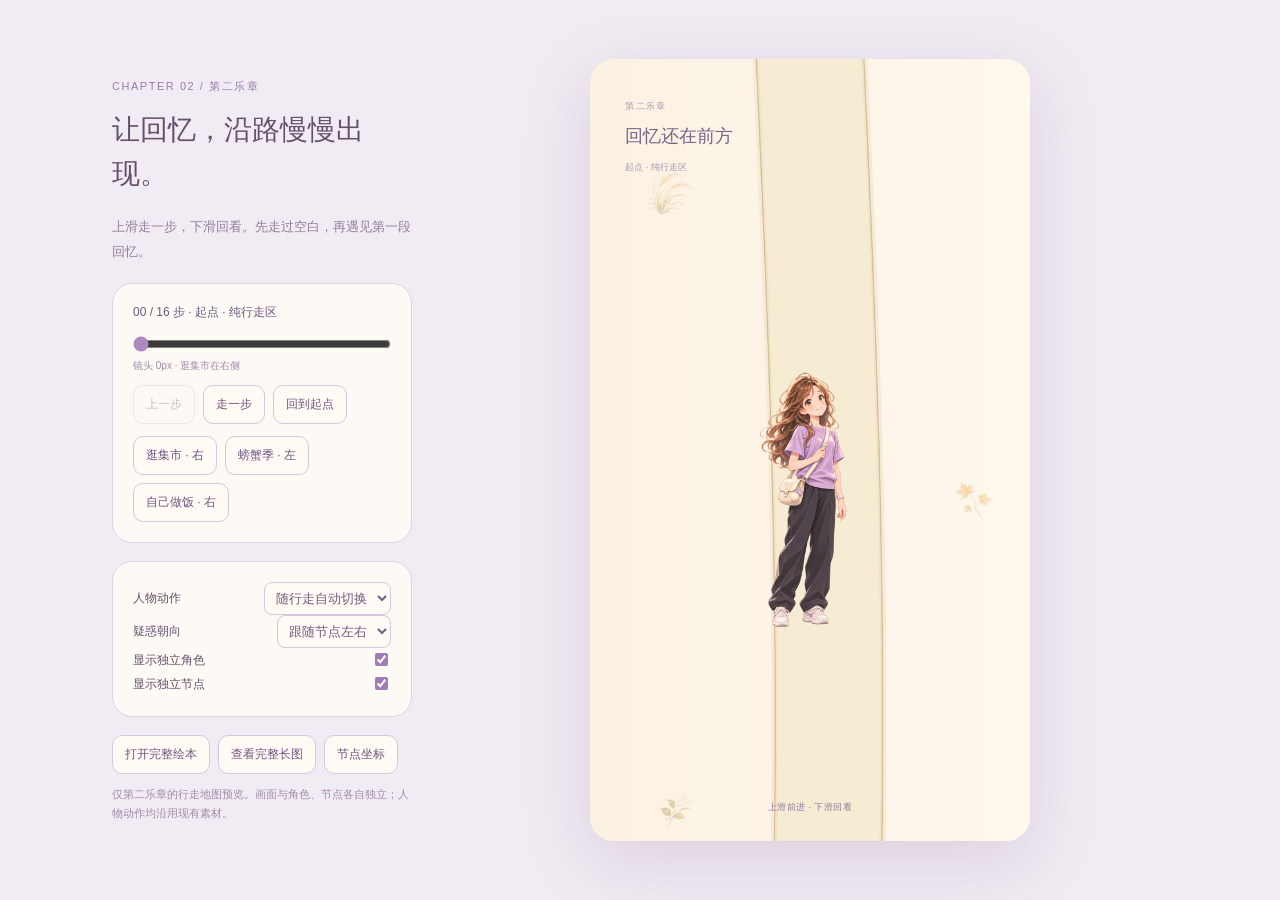
<file: demo/chapter2-map/index.html>
<!doctype html><html lang="zh-CN"><head><meta charset="utf-8"><meta name="viewport" content="width=device-width,initial-scale=1,viewport-fit=cover"><title>第二乐章 · 滚动地图预览</title><style>
  :root{font-family:-apple-system,BlinkMacSystemFont,"PingFang SC","Microsoft YaHei",sans-serif;color:#65516d;background:#f1ebf3}*{box-sizing:border-box}body{margin:0;min-height:100svh;display:grid;grid-template-columns:300px minmax(0,1fr);gap:40px;padding:32px;align-items:center;max-width:1120px;margin:auto}h1{font:400 28px/1.6 "Songti SC",SimSun,serif;margin:6px 0 18px}p{line-height:1.9;font-size:13px;color:#927f9c}.eyebrow{letter-spacing:.14em;font-size:11px;color:#9a7cac}.card{padding:20px;border:1px solid #e0d2e7;border-radius:20px;background:#fffcf6d9;margin-top:18px}.card p{margin:10px 0}label{display:flex;align-items:center;justify-content:space-between;gap:12px;font-size:12px;line-height:2}select{max-width:165px;padding:7px;border:1px solid #d8c5e1;border-radius:8px;background:#fffaf4;color:#745b80}button,a.download{font:inherit;font-size:12px;color:#715480;border:1px solid #d8c5e1;background:#fffaf4;border-radius:10px;padding:10px 12px;cursor:pointer;text-decoration:none}button:disabled{opacity:.35;cursor:default}button.selected{background:#e9dbf1;border-color:#b69ac6}.buttons{display:flex;gap:8px;flex-wrap:wrap;margin-top:12px}#position{width:100%;accent-color:#ad8ac2;margin:15px 0 7px}#status{font-size:12px;color:#73577f}#coordinate{font-size:10px;color:#a18aaa}.stage-wrap{display:grid;place-items:center}.phone{position:relative;overflow:hidden;isolation:isolate;width:min(100%,calc((100svh - 64px)*9/16));aspect-ratio:9/16;max-width:440px;background:#f8f3f5;border-radius:24px;box-shadow:0 20px 70px #6d50752b;touch-action:none;user-select:none}.map{position:absolute;left:0;top:0;width:100%;height:auto;display:block;will-change:transform;pointer-events:none}.heading{position:absolute;top:5%;left:8%;z-index:4;pointer-events:none}.heading p{font-size:9px;letter-spacing:.15em;margin:0 0 7px;color:#ac95b4}.heading h2{font:400 18px/1.6 "Songti SC",SimSun,serif;margin:0;color:#7a6287}.character{position:absolute;left:50%;bottom:8%;height:35%;aspect-ratio:2/3;transform:translateX(-50%);z-index:3;pointer-events:none}.character img{display:block;width:100%;height:100%;object-fit:contain}.node{position:absolute;z-index:2;width:32px;height:32px;transform:translate(-50%,-50%);border-radius:50%;background:radial-gradient(#fff5c4a0,transparent 70%);pointer-events:none;filter:drop-shadow(0 0 7px #ead187)}.node::before{content:"";position:absolute;inset:-12px;background:radial-gradient(#fff2b260,transparent 68%)}.node svg{position:absolute;inset:3px;width:26px;height:26px;animation:breath 2.7s ease-in-out infinite}.direction{position:absolute;bottom:3.5%;left:0;right:0;text-align:center;font-size:9px;letter-spacing:.05em;color:#947a9f;pointer-events:none}.step-caption{position:absolute;top:13%;left:8%;font-size:9px;color:#aa96b1;z-index:4;pointer-events:none}.asset-links{display:flex;gap:8px;flex-wrap:wrap;margin-top:18px}.footnote{font-size:11px;line-height:1.8;color:#a18ba8}input[type=checkbox]{accent-color:#a07bb7}@keyframes breath{50%{transform:scale(1.12);opacity:.65}}@media(prefers-reduced-motion:reduce){.node svg{animation:none}.map{transition:none!important}}@media(max-width:720px){body{display:flex;flex-direction:column;padding:16px;gap:16px;align-items:stretch}.intro h1{font-size:21px;margin:3px 0}.intro>p:not(.eyebrow){margin:5px 0}.intro .eyebrow{font-size:9px;margin:0}.stage-wrap{order:2}.controls{order:3}.phone{width:min(100%,calc(76svh*9/16));border-radius:18px}.card{margin-top:0;padding:16px}.desktop-controls{display:contents}.intro{order:1}.footnote{margin:10px 0 0}}
  /* Scene center is at 50% of the viewport. Keep the girl's center just 6% lower. */
.character{top:38.5%;bottom:auto;height:35%}
.character.walking{animation:chapter1-walk .92s ease-in-out both}
@keyframes chapter1-walk{0%,50%,100%{transform:translateX(-50%)}25%{transform:translate(calc(-50% - 2px),-3px)}75%{transform:translate(calc(-50% + 2px),-3px)}}
@media(prefers-reduced-motion:reduce){.character.walking{animation:none}}

/* A luminous backing and a gold edge keep the star readable over pale scenery. */
.node{z-index:6;width:14%;height:auto;aspect-ratio:1;min-width:40px;max-width:64px;isolation:isolate;filter:none;background:radial-gradient(circle,#fffdf5f5 0 19%,#fff2c6db 37%,#f5d38f66 58%,transparent 74%)}
.node::before{inset:-35%;z-index:-1;border-radius:50%;background:radial-gradient(circle,#fff4c6b8 0 20%,#f3d38e70 43%,#edc8751c 61%,transparent 74%);box-shadow:0 0 22px #edcc8838;opacity:.65;animation:beacon-halo 2.6s ease-in-out infinite}
.node svg{inset:0;width:100%;height:100%;overflow:visible;transform-origin:50% 50%;filter:drop-shadow(0 0 3px #fff9df) drop-shadow(0 0 11px #eac07199);animation:beacon-core 2.6s ease-in-out infinite}
.node-sparkle{position:absolute;width:5px;height:5px;z-index:1;background:#fff9d9;border:1px solid #d9ae5b;box-shadow:0 0 7px #ffe1a8;border-radius:1px;opacity:.8;transform:rotate(45deg);animation:beacon-twinkle 3.2s ease-in-out infinite;pointer-events:none}
.node-sparkle-a{left:-5%;top:24%;animation-delay:-.2s}
.node-sparkle-b{right:0;top:4%;width:4px;height:4px;animation-delay:-1.25s}
.node-sparkle-c{right:-3%;bottom:13%;animation-delay:-2.1s}
@keyframes beacon-core{0%,100%{opacity:.8;transform:scale(.94);filter:brightness(1) drop-shadow(0 0 3px #fff9df) drop-shadow(0 0 7px #eac07185)}50%{opacity:1;transform:scale(1.1);filter:brightness(1.12) drop-shadow(0 0 6px #fffbea) drop-shadow(0 0 17px #edc56ecc)}}
@keyframes beacon-halo{0%,100%{opacity:.32;transform:scale(.88)}50%{opacity:.9;transform:scale(1.18)}}
@keyframes beacon-twinkle{0%,100%{opacity:.18;transform:rotate(45deg) scale(.6)}50%{opacity:1;transform:rotate(45deg) scale(1.25)}}
@media(prefers-reduced-motion:reduce){.node svg,.node::before,.node-sparkle{animation:none}}

  </style></head><body><aside class="desktop-controls"><div class="intro"><p class="eyebrow">CHAPTER 02 / 第二乐章</p><h1>让回忆，沿路慢慢出现。</h1><p>上滑走一步，下滑回看。先走过空白，再遇见第一段回忆。</p></div><div class="controls"><div class="card"><div id="status" aria-live="polite"></div><input id="position" type="range" min="0" max="16" step="1" value="0" aria-label="行走步数"><div id="coordinate"></div><div class="buttons"><button id="previous">上一步</button><button id="next">走一步</button><button id="reset">回到起点</button></div><div class="buttons"><button data-step="4">逛集市 · 右</button><button data-step="8">螃蟹季 · 左</button><button data-step="12">自己做饭 · 右</button></div></div><div class="card"><label>人物动作<select id="pose"><option value="auto">随行走自动切换</option><option value="idle">待机</option><option value="stepLeft">左迈步</option><option value="stepRight">右迈步</option><option value="curious">疑惑</option><option value="expect">期待收勋章</option><option value="bagOpen">背包打开</option><option value="wink">wink</option></select></label><label>疑惑朝向<select id="facing"><option value="auto">跟随节点左右</option><option value="left">看左</option><option value="right">看右</option></select></label><label>显示独立角色<input id="show-girl" type="checkbox" checked></label><label>显示独立节点<input id="show-marker" type="checkbox" checked></label></div><div class="asset-links"><a class="download" href="../?v=49">打开完整绘本</a><a class="download" href="../assets/maps/chapter2/chapter2_scroll_v2.png?v=26" target="_blank">查看完整长图</a><a class="download" href="../assets/maps/chapter2/chapter2_nodes_v2.json?v=26" target="_blank">节点坐标</a></div><p class="footnote">仅第二乐章的行走地图预览。画面与角色、节点各自独立；人物动作均沿用现有素材。</p></div></aside><main class="stage-wrap"><section id="stage" class="phone" aria-label="第二乐章滚动地图"><img id="map" class="map" src="../assets/maps/chapter2/chapter2_scroll_v2.jpg?v=26" alt="第二乐章：逛集市、螃蟹季、自己做饭" draggable="false"><header class="heading"><p>第二乐章</p><h2 id="event"></h2></header><span id="beat" class="step-caption"></span><div id="character" class="character"><img id="girl" src="../assets/idle.png" alt="行走的小姑娘" draggable="false"></div><div id="marker" class="node" hidden><svg viewBox="0 0 60 60" aria-hidden="true"><defs><radialGradient id="beacon-gold"><stop stop-color="#fffef3"/><stop offset=".55" stop-color="#fff0b4"/><stop offset="1" stop-color="#eac06b"/></radialGradient></defs><path d="M30 5C32 23 37 28 55 30C37 32 32 37 30 55C28 37 23 32 5 30C23 28 28 23 30 5Z" fill="url(#beacon-gold)" stroke="#bf934b" stroke-width="1.5"/></svg><span class="node-sparkle node-sparkle-a" aria-hidden="true"></span><span class="node-sparkle node-sparkle-b" aria-hidden="true"></span><span class="node-sparkle node-sparkle-c" aria-hidden="true"></span></div><div id="direction" class="direction"></div></section></main><script id="map-config" type="application/json">{"version":2,"title":"第二乐章","width":720,"height":12160,"viewport":{"width":720,"height":1280},"stepPixels":640,"stepsPerEvent":4,"lastStep":16,"sceneAnchorY":640,"roadWidth":174,"road":[[360,0,369.6395061728395,213.33333333333334,379.15046875112836,426.66666666666663,384.8551479420537,640],[384.8551479420537,640,390.559827132979,853.3333333333334,392.3153864286317,1066.6666666666667,389.64976600608514,1280],[389.64976600608514,1280,386.9841455835386,1493.3333333333333,379.995299588442,1706.6666666666667,371.77566432430956,1920],[371.77566432430956,1920,363.55602906017714,2133.3333333333335,354.3560910104068,2346.6666666666665,348.03798790636216,2560],[348.03798790636216,2560,341.71988480231755,2773.3333333333335,338.4626089243454,2986.6666666666665,339.45401631422465,3200],[339.45401631422465,3200,340.4454237041039,3413.3333333333335,345.6334556479027,3626.6666666666665,352.514550288852,3840],[352.514550288852,3840,359.3956449298013,4053.3333333333335,367.73410323573756,4266.666666666667,373.6438156645862,4480],[373.6438156645862,4480,379.55352809343486,4693.333333333333,382.82696954840367,4906.666666666667,381.7512833046134,5120],[381.7512833046134,5120,380.6755970608232,5333.333333333333,375.2581040466976,5546.666666666667,367.56603376224797,5760],[367.56603376224797,5760,359.8739634777983,5973.333333333333,350.1239272075759,6186.666666666667,342.36838750638736,6400],[342.36838750638736,6400,334.61284780519884,6613.333333333333,329.08467001177587,6826.666666666667,328.217371914179,7040],[328.217371914179,7040,327.35007381658215,7253.333333333333,331.1846435285493,7466.666666666667,338.33916168126535,7680],[338.33916168126535,7680,345.4936798339814,7893.333333333333,355.7800317676075,8106.666666666667,365.1797248055353,8320],[365.1797248055353,8320,374.57941784346303,8533.333333333334,382.84231243671593,8746.666666666666,386.8264573065154,8960],[386.8264573065154,8960,390.8106021763149,9173.333333333334,390.4261345590977,9386.666666666666,386.1327669861293,9600],[386.1327669861293,9600,381.8393994131609,9813.333333333334,373.78668686129544,10026.666666666666,365.5561020609957,10240],[365.5561020609957,10240,357.325517260696,10453.333333333334,349.17154680707614,10666.666666666666,344.55659057284817,10880],[344.55659057284817,10880,339.9416343386202,11093.333333333334,338.9973635877901,11306.666666666666,341.9703491880894,11520],[341.9703491880894,11520,344.9433347883887,11733.333333333334,351.7250197039533,11946.666666666666,359.16141235397464,12160]],"decorations":[{"kind":"grass","side":"left","x":66,"y":155,"width":120,"height":120,"opacity":0.72,"flip":false},{"kind":"maple","side":"right","x":570,"y":670,"width":104,"height":104,"opacity":0.58,"flip":true},{"kind":"foliage","side":"left","x":92,"y":1185,"width":92,"height":92,"opacity":0.66,"flip":false},{"kind":"grass","side":"right","x":532,"y":1565,"width":112,"height":112,"opacity":0.62,"flip":false},{"kind":"maple","side":"left","x":110,"y":2080,"width":120,"height":120,"opacity":0.72,"flip":true},{"kind":"foliage","side":"right","x":522,"y":2595,"width":104,"height":104,"opacity":0.58,"flip":false},{"kind":"foliage","side":"left","x":92,"y":4005,"width":120,"height":120,"opacity":0.72,"flip":false},{"kind":"grass","side":"right","x":532,"y":4385,"width":104,"height":104,"opacity":0.58,"flip":false},{"kind":"maple","side":"left","x":112,"y":4900,"width":92,"height":92,"opacity":0.66,"flip":true},{"kind":"maple","side":"right","x":570,"y":6310,"width":104,"height":104,"opacity":0.58,"flip":true},{"kind":"foliage","side":"left","x":92,"y":6825,"width":92,"height":92,"opacity":0.66,"flip":false},{"kind":"grass","side":"right","x":532,"y":7205,"width":112,"height":112,"opacity":0.62,"flip":false},{"kind":"maple","side":"left","x":110,"y":7720,"width":120,"height":120,"opacity":0.72,"flip":true},{"kind":"maple","side":"right","x":570,"y":9130,"width":112,"height":112,"opacity":0.62,"flip":true},{"kind":"foliage","side":"left","x":92,"y":9645,"width":120,"height":120,"opacity":0.72,"flip":false},{"kind":"grass","side":"right","x":532,"y":10025,"width":104,"height":104,"opacity":0.58,"flip":false},{"kind":"maple","side":"left","x":112,"y":10540,"width":92,"height":92,"opacity":0.66,"flip":true},{"kind":"foliage","side":"right","x":522,"y":11055,"width":112,"height":112,"opacity":0.62,"flip":false},{"kind":"grass","side":"left","x":66,"y":11435,"width":120,"height":120,"opacity":0.72,"flip":false},{"kind":"maple","side":"right","x":570,"y":11950,"width":104,"height":104,"opacity":0.58,"flip":true},{"kind":"leaves","side":"left","x":154,"y":2410,"width":66,"height":66,"opacity":0.58,"flip":false},{"kind":"leaves","side":"left","x":128,"y":3670,"width":72,"height":72,"opacity":0.58,"flip":false},{"kind":"leaves","side":"left","x":154,"y":6190,"width":66,"height":66,"opacity":0.58,"flip":false},{"kind":"leaves","side":"right","x":626,"y":6820,"width":84,"height":84,"opacity":0.58,"flip":true},{"kind":"leaves","side":"left","x":128,"y":7450,"width":72,"height":72,"opacity":0.58,"flip":false},{"kind":"leaves","side":"left","x":34,"y":8710,"width":84,"height":84,"opacity":0.58,"flip":false},{"kind":"leaves","side":"left","x":154,"y":9970,"width":66,"height":66,"opacity":0.58,"flip":false},{"kind":"leaves","side":"right","x":626,"y":10600,"width":84,"height":84,"opacity":0.58,"flip":true},{"kind":"leaves","side":"left","x":128,"y":11230,"width":72,"height":72,"opacity":0.58,"flip":false}],"background":{"left":"#fbf2e3","right":"#fff8ed","road":"#f0e3c8","edge":"#d8bd92","highlight":"#fcf3df","shadow":"#e7d7bc"},"direction":"top-to-bottom","advanceGesture":"swipe-up","scenes":[{"id":"market-goose","title":"逛集市","side":"right","curiousScaleX":1,"centerY":3200,"centerRatio":0.2631578947368421,"triggerCameraY":2560,"triggerStep":4,"art":{"x":442,"y":2975,"width":300,"height":450},"marker":{"x":584,"y":3130},"cameraStops":[0,640,1280,1920,2560]},{"id":"crabs","title":"螃蟹季","side":"left","curiousScaleX":-1,"centerY":5760,"centerRatio":0.47368421052631576,"triggerCameraY":5120,"triggerStep":8,"art":{"x":-22,"y":5535,"width":300,"height":450},"marker":{"x":136,"y":5690},"cameraStops":[2560,3200,3840,4480,5120]},{"id":"cooking","title":"自己做饭","side":"right","curiousScaleX":1,"centerY":8320,"centerRatio":0.6842105263157895,"triggerCameraY":7680,"triggerStep":12,"art":{"x":442,"y":8095,"width":300,"height":450},"marker":{"x":584,"y":8250},"cameraStops":[5120,5760,6400,7040,7680]}],"number":2,"theme":"奶油杏金与暖秋","exitSteps":4,"assets":{"background":"chapter2_scroll_v2.jpg?v=26","fullResolution":"chapter2_scroll_v2.png?v=26"}}</script><script>function chapter1Frame(step,layout=createChapter1Layout()){
  const value=Math.max(0,Math.min(layout.lastStep,Math.round(step)));
  const eventSteps=layout.scenes.length*4;
  const arrived=value>0&&value<=eventSteps&&value%4===0;
  const index=Math.min(layout.scenes.length-1,Math.max(0,Math.ceil(value/4)-1));
  const scene=layout.scenes[index];
  const beat=value>eventSteps?`乐章退场 · ${value-eventSteps} / 4 步`:value===0?'起点 · 纯行走区':arrived?'到达场景中心':value%4===1?(value<4?'纯行走区一':'离开当前场景'):value%4===2?'纯行走区二':'下个场景局部出现';
  return {step:value,cameraY:value*layout.stepPixels,arrived,scene,beat,
    pose:arrived?'curious':'idle',curiousScaleX:arrived?scene.curiousScaleX:1,
    marker:arrived?{x:scene.marker.x,y:scene.marker.y-value*layout.stepPixels,side:scene.side}:null};
}
function createChapter1PoseLoader({baseURL,poses,Image=globalThis.Image,timeoutMs=20000,setTimeout=globalThis.setTimeout,clearTimeout=globalThis.clearTimeout}){
  const cache=new Map();
  function load(name,{priority='high'}={}){
    const existing=cache.get(name);
    if(existing){if(priority==='high')existing.image.fetchPriority='high';return existing.promise;}
    const image=new Image();image.decoding='async';image.fetchPriority=priority;
    const entry={image,ready:false,promise:null};let settled=false,timer;
    entry.promise=new Promise(resolve=>{
      const finish=ok=>{if(settled)return;settled=true;clearTimeout(timer);image.onload=null;image.onerror=null;entry.ready=ok;if(!ok&&cache.get(name)===entry)cache.delete(name);resolve(ok);};
      image.onload=async()=>{try{if(image.decode)await image.decode();finish(true);}catch{finish(false);}};
      image.onerror=()=>finish(false);timer=setTimeout(()=>finish(false),timeoutMs);
    });
    cache.set(name,entry);
    try{image.src=baseURL+poses[name];}catch{image.onerror();}
    return entry.promise;
  }
  async function prepare(names){return (await Promise.all([...new Set(names)].map(name=>load(name)))).every(Boolean);}
  async function warm(names){let next=0;await Promise.all([0,1].map(async()=>{while(next<names.length)await load(names[next++],{priority:'low'});}));}
  return {prepare,warm,isReady:names=>names.every(name=>cache.get(name)?.ready)};
}
(() => {
  const layout=JSON.parse(document.getElementById('map-config').textContent);
  const poses={idle:'idle.png',stepLeft:'step-left.png',stepRight:'step-right.png',curious:'curious.png',expect:'expect.png',bagOpen:'expect-bag-open.png',wink:'wink.png'};
  const $=id=>document.getElementById(id),stage=$('stage'),map=$('map'),girl=$('girl'),marker=$('marker');
  const reduce=matchMedia('(prefers-reduced-motion: reduce)').matches;
  const poseBase='../assets/';
  const poseLoader=createChapter1PoseLoader({baseURL:poseBase,poses});
  let step=0,busy=false,queued=0,timers=[],wheel=0,wheelAt=0,pointer=null,generation=0,walkingNow=false;
  const clear=()=>{generation++;for(const timer of timers)clearTimeout(timer);timers=[];busy=false;walkingNow=false;$('character').classList.toggle('walking',false);};
  const later=(fn,time)=>timers.push(setTimeout(fn,time));
  const setPose=name=>{girl.src=poseBase+poses[name];girl.dataset.pose=name;};
  function paint(walking=walkingNow){
    const frame=chapter1Frame(step,layout),scale=stage.clientWidth/layout.width;
    map.style.transform=`translateY(${-frame.cameraY*scale}px)`;
    const selected=$('pose').value,pose=walking?'stepLeft':selected==='auto'?frame.pose:selected;
    setPose(pose);$('character').classList.toggle('walking',walking&&!reduce);
    const side=$('facing').value==='auto'?frame.scene.side:$('facing').value;
    girl.style.transform=pose==='curious'&&side==='left'?'scaleX(-1)':'scaleX(1)';
    $('character').hidden=!$('show-girl').checked;
    marker.hidden=!$('show-marker').checked||!frame.arrived||walking;
    marker.style.left=(frame.scene.marker.x/layout.width*100)+'%';
    marker.style.top=((frame.scene.marker.y-frame.cameraY)/layout.viewport.height*100)+'%';
    marker.dataset.side=frame.scene.side;
    $('event').textContent=frame.arrived?frame.scene.title:step===0?'回忆还在前方':step%4===1&&step>4?'把刚才的回忆留在身后':'沿着日子，慢慢走';
    $('beat').textContent=frame.beat;
    $('status').textContent=`${String(step).padStart(2,'0')} / ${layout.lastStep} 步 · ${frame.beat}`;
    $('coordinate').textContent=`镜头 ${frame.cameraY}px · ${frame.scene.title}在${frame.scene.side==='left'?'左':'右'}侧`;
    $('position').value=step;$('previous').disabled=step===0;$('next').disabled=step===layout.lastStep;
    $('direction').textContent=frame.arrived?`疑惑立绘看${side==='left'?'左':'右'} · 节点在${frame.scene.side==='left'?'左':'右'}`:'上滑前进 · 下滑回看';
    for(const button of document.querySelectorAll('[data-step]'))button.classList.toggle('selected',Number(button.dataset.step)===step);
  }
  async function go(target,animate=true){
    const next=Math.max(0,Math.min(layout.lastStep,target));
    if(next===step)return;
    if(busy){queued=Math.sign(next-step);return;}
    if(!animate){step=next;map.style.transition='none';paint();return;}
    const token=++generation;busy=true;
    const destination=chapter1Frame(next,layout),selected=$('pose').value;
    const required=['idle','stepLeft','stepRight',selected==='auto'?destination.pose:selected];
    if(!poseLoader.isReady(required)){$('status').textContent='正在准备迈步动作…';$('direction').textContent='首次需要加载动作图片，准备好后会继续走';}
    const ready=await poseLoader.prepare(required);
    if(token!==generation)return;
    if(!ready){busy=false;queued=0;paint();$('status').textContent='动作图片暂未载入，请点击“走一步”重试。';return;}
    step=next;walkingNow=true;
    map.style.transition=reduce?'none':'transform .92s cubic-bezier(.3,.1,.25,1)';
    paint(true);
    const beat=reduce?100:230;
    later(()=>setPose('idle'),beat);
    later(()=>setPose('stepRight'),beat*2);
    later(()=>setPose('idle'),beat*3);
    later(()=>{busy=false;walkingNow=false;paint();if(queued){const direction=queued;queued=0;void go(step+direction);}},beat*4+20);
  }
  $('next').onclick=()=>go(step+1);$('previous').onclick=()=>go(step-1);
  $('reset').onclick=()=>{clear();queued=0;step=0;map.style.transition='none';paint();};
  $('position').oninput=event=>{clear();queued=0;go(Number(event.target.value),false);};
  for(const id of ['pose','facing','show-girl','show-marker'])$(id).onchange=()=>{clear();queued=0;paint();};
  for(const button of document.querySelectorAll('[data-step]'))button.onclick=()=>{clear();queued=0;go(Number(button.dataset.step),false);};
  stage.addEventListener('pointerdown',event=>{pointer={id:event.pointerId,x:event.clientX,y:event.clientY};try{stage.setPointerCapture?.(event.pointerId);}catch{}});
  stage.addEventListener('pointerup',event=>{if(!pointer||pointer.id!==event.pointerId)return;const dy=event.clientY-pointer.y,dx=event.clientX-pointer.x;pointer=null;if(Math.abs(dy)>28&&Math.abs(dy)>Math.abs(dx)*1.2)go(step+(dy<0?1:-1));});
  stage.addEventListener('pointercancel',()=>{pointer=null;});
  stage.addEventListener('wheel',event=>{event.preventDefault();const now=Date.now();if(now-wheelAt>200)wheel=0;wheelAt=now;wheel+=event.deltaY;if(Math.abs(wheel)>45){go(step+(wheel>0?1:-1));wheel=0;}},{passive:false});
  addEventListener('keydown',event=>{if(/INPUT|SELECT|BUTTON/.test(event.target.tagName))return;if(['ArrowDown','ArrowRight','ArrowUp','ArrowLeft'].includes(event.key)){event.preventDefault();go(step+(['ArrowDown','ArrowRight'].includes(event.key)?1:-1));}});
  addEventListener('resize',()=>{map.style.transition='none';paint();});
  map.addEventListener('error',()=>{$('status').textContent='长图暂时未能载入，请保持联网后刷新重试。';});
  window.chapter1Preview={go:step=>{clear();queued=0;go(step,false);},get frame(){return chapter1Frame(step,layout);}};
  paint();
  void poseLoader.warm(['stepLeft','stepRight','curious']);
})();
</script></body></html>
</file>
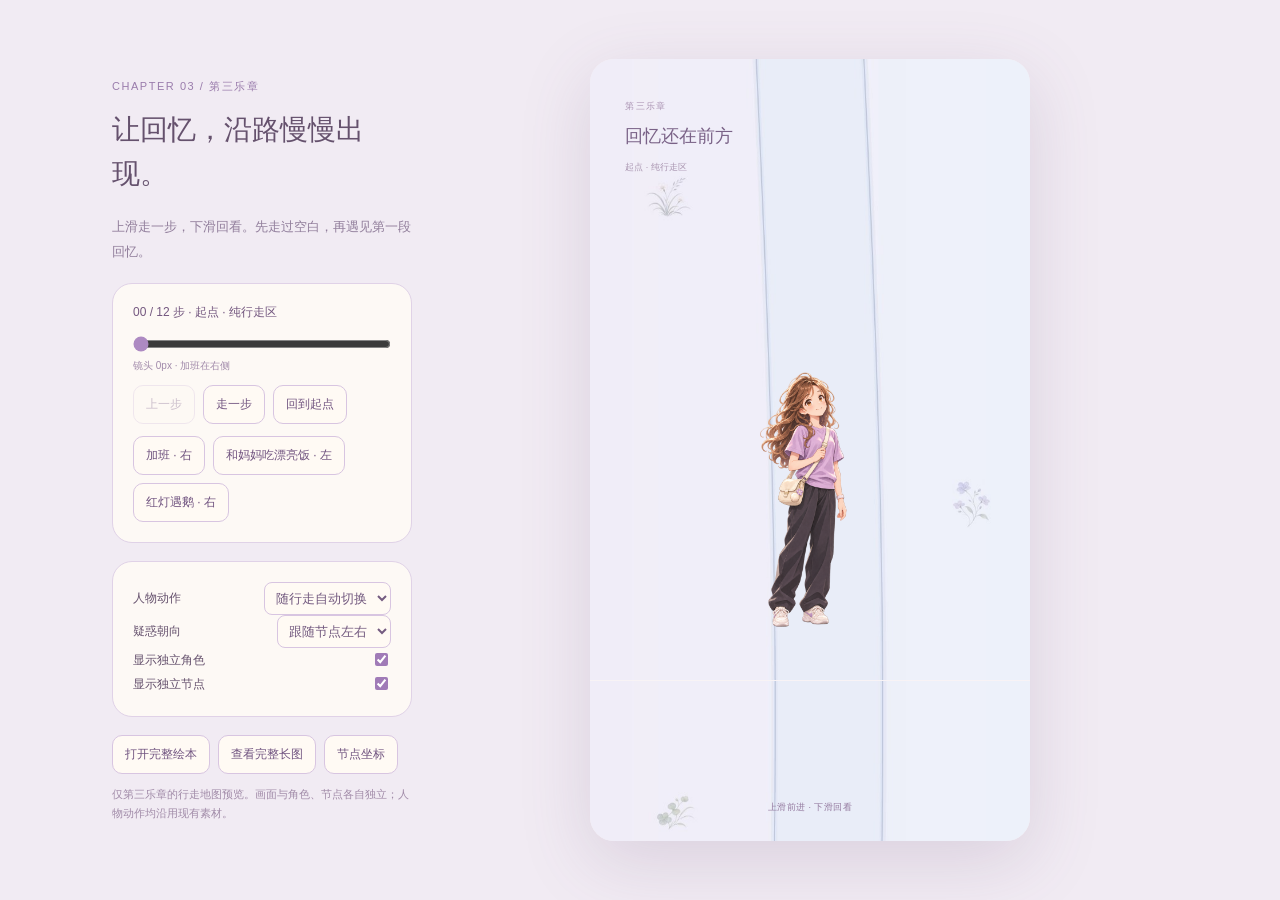
<file: demo/chapter3-map/index.html>
<!doctype html><html lang="zh-CN"><head><meta charset="utf-8"><meta name="viewport" content="width=device-width,initial-scale=1,viewport-fit=cover"><title>第三乐章 · 滚动地图预览</title><style>
  :root{font-family:-apple-system,BlinkMacSystemFont,"PingFang SC","Microsoft YaHei",sans-serif;color:#65516d;background:#f1ebf3}*{box-sizing:border-box}body{margin:0;min-height:100svh;display:grid;grid-template-columns:300px minmax(0,1fr);gap:40px;padding:32px;align-items:center;max-width:1120px;margin:auto}h1{font:400 28px/1.6 "Songti SC",SimSun,serif;margin:6px 0 18px}p{line-height:1.9;font-size:13px;color:#927f9c}.eyebrow{letter-spacing:.14em;font-size:11px;color:#9a7cac}.card{padding:20px;border:1px solid #e0d2e7;border-radius:20px;background:#fffcf6d9;margin-top:18px}.card p{margin:10px 0}label{display:flex;align-items:center;justify-content:space-between;gap:12px;font-size:12px;line-height:2}select{max-width:165px;padding:7px;border:1px solid #d8c5e1;border-radius:8px;background:#fffaf4;color:#745b80}button,a.download{font:inherit;font-size:12px;color:#715480;border:1px solid #d8c5e1;background:#fffaf4;border-radius:10px;padding:10px 12px;cursor:pointer;text-decoration:none}button:disabled{opacity:.35;cursor:default}button.selected{background:#e9dbf1;border-color:#b69ac6}.buttons{display:flex;gap:8px;flex-wrap:wrap;margin-top:12px}#position{width:100%;accent-color:#ad8ac2;margin:15px 0 7px}#status{font-size:12px;color:#73577f}#coordinate{font-size:10px;color:#a18aaa}.stage-wrap{display:grid;place-items:center}.phone{position:relative;overflow:hidden;isolation:isolate;width:min(100%,calc((100svh - 64px)*9/16));aspect-ratio:9/16;max-width:440px;background:#f8f3f5;border-radius:24px;box-shadow:0 20px 70px #6d50752b;touch-action:none;user-select:none}.map{position:absolute;left:0;top:0;width:100%;height:auto;display:block;will-change:transform;pointer-events:none}.heading{position:absolute;top:5%;left:8%;z-index:4;pointer-events:none}.heading p{font-size:9px;letter-spacing:.15em;margin:0 0 7px;color:#ac95b4}.heading h2{font:400 18px/1.6 "Songti SC",SimSun,serif;margin:0;color:#7a6287}.character{position:absolute;left:50%;bottom:8%;height:35%;aspect-ratio:2/3;transform:translateX(-50%);z-index:3;pointer-events:none}.character img{display:block;width:100%;height:100%;object-fit:contain}.node{position:absolute;z-index:2;width:32px;height:32px;transform:translate(-50%,-50%);border-radius:50%;background:radial-gradient(#fff5c4a0,transparent 70%);pointer-events:none;filter:drop-shadow(0 0 7px #ead187)}.node::before{content:"";position:absolute;inset:-12px;background:radial-gradient(#fff2b260,transparent 68%)}.node svg{position:absolute;inset:3px;width:26px;height:26px;animation:breath 2.7s ease-in-out infinite}.direction{position:absolute;bottom:3.5%;left:0;right:0;text-align:center;font-size:9px;letter-spacing:.05em;color:#947a9f;pointer-events:none}.step-caption{position:absolute;top:13%;left:8%;font-size:9px;color:#aa96b1;z-index:4;pointer-events:none}.asset-links{display:flex;gap:8px;flex-wrap:wrap;margin-top:18px}.footnote{font-size:11px;line-height:1.8;color:#a18ba8}input[type=checkbox]{accent-color:#a07bb7}@keyframes breath{50%{transform:scale(1.12);opacity:.65}}@media(prefers-reduced-motion:reduce){.node svg{animation:none}.map{transition:none!important}}@media(max-width:720px){body{display:flex;flex-direction:column;padding:16px;gap:16px;align-items:stretch}.intro h1{font-size:21px;margin:3px 0}.intro>p:not(.eyebrow){margin:5px 0}.intro .eyebrow{font-size:9px;margin:0}.stage-wrap{order:2}.controls{order:3}.phone{width:min(100%,calc(76svh*9/16));border-radius:18px}.card{margin-top:0;padding:16px}.desktop-controls{display:contents}.intro{order:1}.footnote{margin:10px 0 0}}
  /* Scene center is at 50% of the viewport. Keep the girl's center just 6% lower. */
.character{top:38.5%;bottom:auto;height:35%}
.character.walking{animation:chapter1-walk .92s ease-in-out both}
@keyframes chapter1-walk{0%,50%,100%{transform:translateX(-50%)}25%{transform:translate(calc(-50% - 2px),-3px)}75%{transform:translate(calc(-50% + 2px),-3px)}}
@media(prefers-reduced-motion:reduce){.character.walking{animation:none}}

/* A luminous backing and a gold edge keep the star readable over pale scenery. */
.node{z-index:6;width:14%;height:auto;aspect-ratio:1;min-width:40px;max-width:64px;isolation:isolate;filter:none;background:radial-gradient(circle,#fffdf5f5 0 19%,#fff2c6db 37%,#f5d38f66 58%,transparent 74%)}
.node::before{inset:-35%;z-index:-1;border-radius:50%;background:radial-gradient(circle,#fff4c6b8 0 20%,#f3d38e70 43%,#edc8751c 61%,transparent 74%);box-shadow:0 0 22px #edcc8838;opacity:.65;animation:beacon-halo 2.6s ease-in-out infinite}
.node svg{inset:0;width:100%;height:100%;overflow:visible;transform-origin:50% 50%;filter:drop-shadow(0 0 3px #fff9df) drop-shadow(0 0 11px #eac07199);animation:beacon-core 2.6s ease-in-out infinite}
.node-sparkle{position:absolute;width:5px;height:5px;z-index:1;background:#fff9d9;border:1px solid #d9ae5b;box-shadow:0 0 7px #ffe1a8;border-radius:1px;opacity:.8;transform:rotate(45deg);animation:beacon-twinkle 3.2s ease-in-out infinite;pointer-events:none}
.node-sparkle-a{left:-5%;top:24%;animation-delay:-.2s}
.node-sparkle-b{right:0;top:4%;width:4px;height:4px;animation-delay:-1.25s}
.node-sparkle-c{right:-3%;bottom:13%;animation-delay:-2.1s}
@keyframes beacon-core{0%,100%{opacity:.8;transform:scale(.94);filter:brightness(1) drop-shadow(0 0 3px #fff9df) drop-shadow(0 0 7px #eac07185)}50%{opacity:1;transform:scale(1.1);filter:brightness(1.12) drop-shadow(0 0 6px #fffbea) drop-shadow(0 0 17px #edc56ecc)}}
@keyframes beacon-halo{0%,100%{opacity:.32;transform:scale(.88)}50%{opacity:.9;transform:scale(1.18)}}
@keyframes beacon-twinkle{0%,100%{opacity:.18;transform:rotate(45deg) scale(.6)}50%{opacity:1;transform:rotate(45deg) scale(1.25)}}
@media(prefers-reduced-motion:reduce){.node svg,.node::before,.node-sparkle{animation:none}}

  </style></head><body><aside class="desktop-controls"><div class="intro"><p class="eyebrow">CHAPTER 03 / 第三乐章</p><h1>让回忆，沿路慢慢出现。</h1><p>上滑走一步，下滑回看。先走过空白，再遇见第一段回忆。</p></div><div class="controls"><div class="card"><div id="status" aria-live="polite"></div><input id="position" type="range" min="0" max="12" step="1" value="0" aria-label="行走步数"><div id="coordinate"></div><div class="buttons"><button id="previous">上一步</button><button id="next">走一步</button><button id="reset">回到起点</button></div><div class="buttons"><button data-step="4">加班 · 右</button><button data-step="8">和妈妈吃漂亮饭 · 左</button><button data-step="12">红灯遇鹅 · 右</button></div></div><div class="card"><label>人物动作<select id="pose"><option value="auto">随行走自动切换</option><option value="idle">待机</option><option value="stepLeft">左迈步</option><option value="stepRight">右迈步</option><option value="curious">疑惑</option><option value="expect">期待收勋章</option><option value="bagOpen">背包打开</option><option value="wink">wink</option></select></label><label>疑惑朝向<select id="facing"><option value="auto">跟随节点左右</option><option value="left">看左</option><option value="right">看右</option></select></label><label>显示独立角色<input id="show-girl" type="checkbox" checked></label><label>显示独立节点<input id="show-marker" type="checkbox" checked></label></div><div class="asset-links"><a class="download" href="../?v=49">打开完整绘本</a><a class="download" href="../assets/maps/chapter3/chapter3_scroll_v2.png?v=26" target="_blank">查看完整长图</a><a class="download" href="../assets/maps/chapter3/chapter3_nodes_v2.json?v=26" target="_blank">节点坐标</a></div><p class="footnote">仅第三乐章的行走地图预览。画面与角色、节点各自独立；人物动作均沿用现有素材。</p></div></aside><main class="stage-wrap"><section id="stage" class="phone" aria-label="第三乐章滚动地图"><img id="map" class="map" src="../assets/maps/chapter3/chapter3_scroll_v2.jpg?v=26" alt="第三乐章：加班、和妈妈吃漂亮饭、红灯遇鹅" draggable="false"><header class="heading"><p>第三乐章</p><h2 id="event"></h2></header><span id="beat" class="step-caption"></span><div id="character" class="character"><img id="girl" src="../assets/idle.png" alt="行走的小姑娘" draggable="false"></div><div id="marker" class="node" hidden><svg viewBox="0 0 60 60" aria-hidden="true"><defs><radialGradient id="beacon-gold"><stop stop-color="#fffef3"/><stop offset=".55" stop-color="#fff0b4"/><stop offset="1" stop-color="#eac06b"/></radialGradient></defs><path d="M30 5C32 23 37 28 55 30C37 32 32 37 30 55C28 37 23 32 5 30C23 28 28 23 30 5Z" fill="url(#beacon-gold)" stroke="#bf934b" stroke-width="1.5"/></svg><span class="node-sparkle node-sparkle-a" aria-hidden="true"></span><span class="node-sparkle node-sparkle-b" aria-hidden="true"></span><span class="node-sparkle node-sparkle-c" aria-hidden="true"></span></div><div id="direction" class="direction"></div></section></main><script id="map-config" type="application/json">{"version":2,"title":"第三乐章","width":720,"height":9600,"viewport":{"width":720,"height":1280},"stepPixels":640,"stepsPerEvent":4,"lastStep":12,"sceneAnchorY":640,"roadWidth":174,"road":[[360,0,369.6395061728395,213.33333333333334,379.15046875112836,426.66666666666663,384.8551479420537,640],[384.8551479420537,640,390.559827132979,853.3333333333334,392.3153864286317,1066.6666666666667,389.64976600608514,1280],[389.64976600608514,1280,386.9841455835386,1493.3333333333333,379.995299588442,1706.6666666666667,371.77566432430956,1920],[371.77566432430956,1920,363.55602906017714,2133.3333333333335,354.3560910104068,2346.6666666666665,348.03798790636216,2560],[348.03798790636216,2560,341.71988480231755,2773.3333333333335,338.4626089243454,2986.6666666666665,339.45401631422465,3200],[339.45401631422465,3200,340.4454237041039,3413.3333333333335,345.6334556479027,3626.6666666666665,352.514550288852,3840],[352.514550288852,3840,359.3956449298013,4053.3333333333335,367.73410323573756,4266.666666666667,373.6438156645862,4480],[373.6438156645862,4480,379.55352809343486,4693.333333333333,382.82696954840367,4906.666666666667,381.7512833046134,5120],[381.7512833046134,5120,380.6755970608232,5333.333333333333,375.2581040466976,5546.666666666667,367.56603376224797,5760],[367.56603376224797,5760,359.8739634777983,5973.333333333333,350.1239272075759,6186.666666666667,342.36838750638736,6400],[342.36838750638736,6400,334.61284780519884,6613.333333333333,329.08467001177587,6826.666666666667,328.217371914179,7040],[328.217371914179,7040,327.35007381658215,7253.333333333333,331.1846435285493,7466.666666666667,338.33916168126535,7680],[338.33916168126535,7680,345.4936798339814,7893.333333333333,355.7800317676075,8106.666666666667,365.1797248055353,8320],[365.1797248055353,8320,374.57941784346303,8533.333333333334,382.84231243671593,8746.666666666666,386.8264573065154,8960],[386.8264573065154,8960,390.8106021763149,9173.333333333334,390.4261345590977,9386.666666666666,386.1327669861293,9600]],"decorations":[{"kind":"flowers","side":"left","x":66,"y":155,"width":120,"height":120,"opacity":0.72,"flip":false},{"kind":"bluebells","side":"right","x":570,"y":670,"width":104,"height":104,"opacity":0.58,"flip":true},{"kind":"silver-leaves","side":"left","x":92,"y":1185,"width":92,"height":92,"opacity":0.66,"flip":false},{"kind":"flowers","side":"right","x":532,"y":1565,"width":112,"height":112,"opacity":0.62,"flip":false},{"kind":"bluebells","side":"left","x":110,"y":2080,"width":120,"height":120,"opacity":0.72,"flip":true},{"kind":"silver-leaves","side":"right","x":522,"y":2595,"width":104,"height":104,"opacity":0.58,"flip":false},{"kind":"silver-leaves","side":"left","x":92,"y":4005,"width":120,"height":120,"opacity":0.72,"flip":false},{"kind":"flowers","side":"right","x":532,"y":4385,"width":104,"height":104,"opacity":0.58,"flip":false},{"kind":"bluebells","side":"left","x":112,"y":4900,"width":92,"height":92,"opacity":0.66,"flip":true},{"kind":"bluebells","side":"right","x":570,"y":6310,"width":104,"height":104,"opacity":0.58,"flip":true},{"kind":"silver-leaves","side":"left","x":92,"y":6825,"width":92,"height":92,"opacity":0.66,"flip":false},{"kind":"flowers","side":"right","x":532,"y":7205,"width":112,"height":112,"opacity":0.62,"flip":false},{"kind":"bluebells","side":"left","x":110,"y":7720,"width":120,"height":120,"opacity":0.72,"flip":true},{"kind":"bluebells","side":"right","x":570,"y":9130,"width":112,"height":112,"opacity":0.62,"flip":true},{"kind":"petals","side":"left","x":154,"y":2410,"width":66,"height":66,"opacity":0.58,"flip":false},{"kind":"petals","side":"left","x":128,"y":3670,"width":72,"height":72,"opacity":0.58,"flip":false},{"kind":"petals","side":"left","x":154,"y":6190,"width":66,"height":66,"opacity":0.58,"flip":false},{"kind":"petals","side":"right","x":626,"y":6820,"width":84,"height":84,"opacity":0.58,"flip":true},{"kind":"petals","side":"left","x":128,"y":7450,"width":72,"height":72,"opacity":0.58,"flip":false},{"kind":"petals","side":"left","x":34,"y":8710,"width":84,"height":84,"opacity":0.58,"flip":false}],"background":{"left":"#f1edf8","right":"#edf2fa","road":"#e1e7f4","edge":"#bec9df","highlight":"#f1f5fc","shadow":"#d6deed"},"direction":"top-to-bottom","advanceGesture":"swipe-up","scenes":[{"id":"overtime","title":"加班","side":"right","curiousScaleX":1,"centerY":3200,"centerRatio":0.3333333333333333,"triggerCameraY":2560,"triggerStep":4,"art":{"x":442,"y":2975,"width":300,"height":450},"marker":{"x":584,"y":3130},"cameraStops":[0,640,1280,1920,2560]},{"id":"dinner-with-mom","title":"和妈妈吃漂亮饭","side":"left","curiousScaleX":-1,"centerY":5760,"centerRatio":0.6,"triggerCameraY":5120,"triggerStep":8,"art":{"x":-22,"y":5535,"width":300,"height":450},"marker":{"x":136,"y":5690},"cameraStops":[2560,3200,3840,4480,5120]},{"id":"red-light-goose","title":"红灯遇鹅","side":"right","curiousScaleX":1,"centerY":8320,"centerRatio":0.8666666666666667,"triggerCameraY":7680,"triggerStep":12,"art":{"x":442,"y":8095,"width":300,"height":450},"marker":{"x":584,"y":8250},"cameraStops":[5120,5760,6400,7040,7680]}],"number":3,"theme":"雾蓝紫与银白暮色","exitSteps":0,"assets":{"background":"chapter3_scroll_v2.jpg?v=26","fullResolution":"chapter3_scroll_v2.png?v=26"}}</script><script>function chapter1Frame(step,layout=createChapter1Layout()){
  const value=Math.max(0,Math.min(layout.lastStep,Math.round(step)));
  const eventSteps=layout.scenes.length*4;
  const arrived=value>0&&value<=eventSteps&&value%4===0;
  const index=Math.min(layout.scenes.length-1,Math.max(0,Math.ceil(value/4)-1));
  const scene=layout.scenes[index];
  const beat=value>eventSteps?`乐章退场 · ${value-eventSteps} / 4 步`:value===0?'起点 · 纯行走区':arrived?'到达场景中心':value%4===1?(value<4?'纯行走区一':'离开当前场景'):value%4===2?'纯行走区二':'下个场景局部出现';
  return {step:value,cameraY:value*layout.stepPixels,arrived,scene,beat,
    pose:arrived?'curious':'idle',curiousScaleX:arrived?scene.curiousScaleX:1,
    marker:arrived?{x:scene.marker.x,y:scene.marker.y-value*layout.stepPixels,side:scene.side}:null};
}
function createChapter1PoseLoader({baseURL,poses,Image=globalThis.Image,timeoutMs=20000,setTimeout=globalThis.setTimeout,clearTimeout=globalThis.clearTimeout}){
  const cache=new Map();
  function load(name,{priority='high'}={}){
    const existing=cache.get(name);
    if(existing){if(priority==='high')existing.image.fetchPriority='high';return existing.promise;}
    const image=new Image();image.decoding='async';image.fetchPriority=priority;
    const entry={image,ready:false,promise:null};let settled=false,timer;
    entry.promise=new Promise(resolve=>{
      const finish=ok=>{if(settled)return;settled=true;clearTimeout(timer);image.onload=null;image.onerror=null;entry.ready=ok;if(!ok&&cache.get(name)===entry)cache.delete(name);resolve(ok);};
      image.onload=async()=>{try{if(image.decode)await image.decode();finish(true);}catch{finish(false);}};
      image.onerror=()=>finish(false);timer=setTimeout(()=>finish(false),timeoutMs);
    });
    cache.set(name,entry);
    try{image.src=baseURL+poses[name];}catch{image.onerror();}
    return entry.promise;
  }
  async function prepare(names){return (await Promise.all([...new Set(names)].map(name=>load(name)))).every(Boolean);}
  async function warm(names){let next=0;await Promise.all([0,1].map(async()=>{while(next<names.length)await load(names[next++],{priority:'low'});}));}
  return {prepare,warm,isReady:names=>names.every(name=>cache.get(name)?.ready)};
}
(() => {
  const layout=JSON.parse(document.getElementById('map-config').textContent);
  const poses={idle:'idle.png',stepLeft:'step-left.png',stepRight:'step-right.png',curious:'curious.png',expect:'expect.png',bagOpen:'expect-bag-open.png',wink:'wink.png'};
  const $=id=>document.getElementById(id),stage=$('stage'),map=$('map'),girl=$('girl'),marker=$('marker');
  const reduce=matchMedia('(prefers-reduced-motion: reduce)').matches;
  const poseBase='../assets/';
  const poseLoader=createChapter1PoseLoader({baseURL:poseBase,poses});
  let step=0,busy=false,queued=0,timers=[],wheel=0,wheelAt=0,pointer=null,generation=0,walkingNow=false;
  const clear=()=>{generation++;for(const timer of timers)clearTimeout(timer);timers=[];busy=false;walkingNow=false;$('character').classList.toggle('walking',false);};
  const later=(fn,time)=>timers.push(setTimeout(fn,time));
  const setPose=name=>{girl.src=poseBase+poses[name];girl.dataset.pose=name;};
  function paint(walking=walkingNow){
    const frame=chapter1Frame(step,layout),scale=stage.clientWidth/layout.width;
    map.style.transform=`translateY(${-frame.cameraY*scale}px)`;
    const selected=$('pose').value,pose=walking?'stepLeft':selected==='auto'?frame.pose:selected;
    setPose(pose);$('character').classList.toggle('walking',walking&&!reduce);
    const side=$('facing').value==='auto'?frame.scene.side:$('facing').value;
    girl.style.transform=pose==='curious'&&side==='left'?'scaleX(-1)':'scaleX(1)';
    $('character').hidden=!$('show-girl').checked;
    marker.hidden=!$('show-marker').checked||!frame.arrived||walking;
    marker.style.left=(frame.scene.marker.x/layout.width*100)+'%';
    marker.style.top=((frame.scene.marker.y-frame.cameraY)/layout.viewport.height*100)+'%';
    marker.dataset.side=frame.scene.side;
    $('event').textContent=frame.arrived?frame.scene.title:step===0?'回忆还在前方':step%4===1&&step>4?'把刚才的回忆留在身后':'沿着日子，慢慢走';
    $('beat').textContent=frame.beat;
    $('status').textContent=`${String(step).padStart(2,'0')} / ${layout.lastStep} 步 · ${frame.beat}`;
    $('coordinate').textContent=`镜头 ${frame.cameraY}px · ${frame.scene.title}在${frame.scene.side==='left'?'左':'右'}侧`;
    $('position').value=step;$('previous').disabled=step===0;$('next').disabled=step===layout.lastStep;
    $('direction').textContent=frame.arrived?`疑惑立绘看${side==='left'?'左':'右'} · 节点在${frame.scene.side==='left'?'左':'右'}`:'上滑前进 · 下滑回看';
    for(const button of document.querySelectorAll('[data-step]'))button.classList.toggle('selected',Number(button.dataset.step)===step);
  }
  async function go(target,animate=true){
    const next=Math.max(0,Math.min(layout.lastStep,target));
    if(next===step)return;
    if(busy){queued=Math.sign(next-step);return;}
    if(!animate){step=next;map.style.transition='none';paint();return;}
    const token=++generation;busy=true;
    const destination=chapter1Frame(next,layout),selected=$('pose').value;
    const required=['idle','stepLeft','stepRight',selected==='auto'?destination.pose:selected];
    if(!poseLoader.isReady(required)){$('status').textContent='正在准备迈步动作…';$('direction').textContent='首次需要加载动作图片，准备好后会继续走';}
    const ready=await poseLoader.prepare(required);
    if(token!==generation)return;
    if(!ready){busy=false;queued=0;paint();$('status').textContent='动作图片暂未载入，请点击“走一步”重试。';return;}
    step=next;walkingNow=true;
    map.style.transition=reduce?'none':'transform .92s cubic-bezier(.3,.1,.25,1)';
    paint(true);
    const beat=reduce?100:230;
    later(()=>setPose('idle'),beat);
    later(()=>setPose('stepRight'),beat*2);
    later(()=>setPose('idle'),beat*3);
    later(()=>{busy=false;walkingNow=false;paint();if(queued){const direction=queued;queued=0;void go(step+direction);}},beat*4+20);
  }
  $('next').onclick=()=>go(step+1);$('previous').onclick=()=>go(step-1);
  $('reset').onclick=()=>{clear();queued=0;step=0;map.style.transition='none';paint();};
  $('position').oninput=event=>{clear();queued=0;go(Number(event.target.value),false);};
  for(const id of ['pose','facing','show-girl','show-marker'])$(id).onchange=()=>{clear();queued=0;paint();};
  for(const button of document.querySelectorAll('[data-step]'))button.onclick=()=>{clear();queued=0;go(Number(button.dataset.step),false);};
  stage.addEventListener('pointerdown',event=>{pointer={id:event.pointerId,x:event.clientX,y:event.clientY};try{stage.setPointerCapture?.(event.pointerId);}catch{}});
  stage.addEventListener('pointerup',event=>{if(!pointer||pointer.id!==event.pointerId)return;const dy=event.clientY-pointer.y,dx=event.clientX-pointer.x;pointer=null;if(Math.abs(dy)>28&&Math.abs(dy)>Math.abs(dx)*1.2)go(step+(dy<0?1:-1));});
  stage.addEventListener('pointercancel',()=>{pointer=null;});
  stage.addEventListener('wheel',event=>{event.preventDefault();const now=Date.now();if(now-wheelAt>200)wheel=0;wheelAt=now;wheel+=event.deltaY;if(Math.abs(wheel)>45){go(step+(wheel>0?1:-1));wheel=0;}},{passive:false});
  addEventListener('keydown',event=>{if(/INPUT|SELECT|BUTTON/.test(event.target.tagName))return;if(['ArrowDown','ArrowRight','ArrowUp','ArrowLeft'].includes(event.key)){event.preventDefault();go(step+(['ArrowDown','ArrowRight'].includes(event.key)?1:-1));}});
  addEventListener('resize',()=>{map.style.transition='none';paint();});
  map.addEventListener('error',()=>{$('status').textContent='长图暂时未能载入，请保持联网后刷新重试。';});
  window.chapter1Preview={go:step=>{clear();queued=0;go(step,false);},get frame(){return chapter1Frame(step,layout);}};
  paint();
  void poseLoader.warm(['stepLeft','stepRight','curious']);
})();
</script></body></html>
</file>
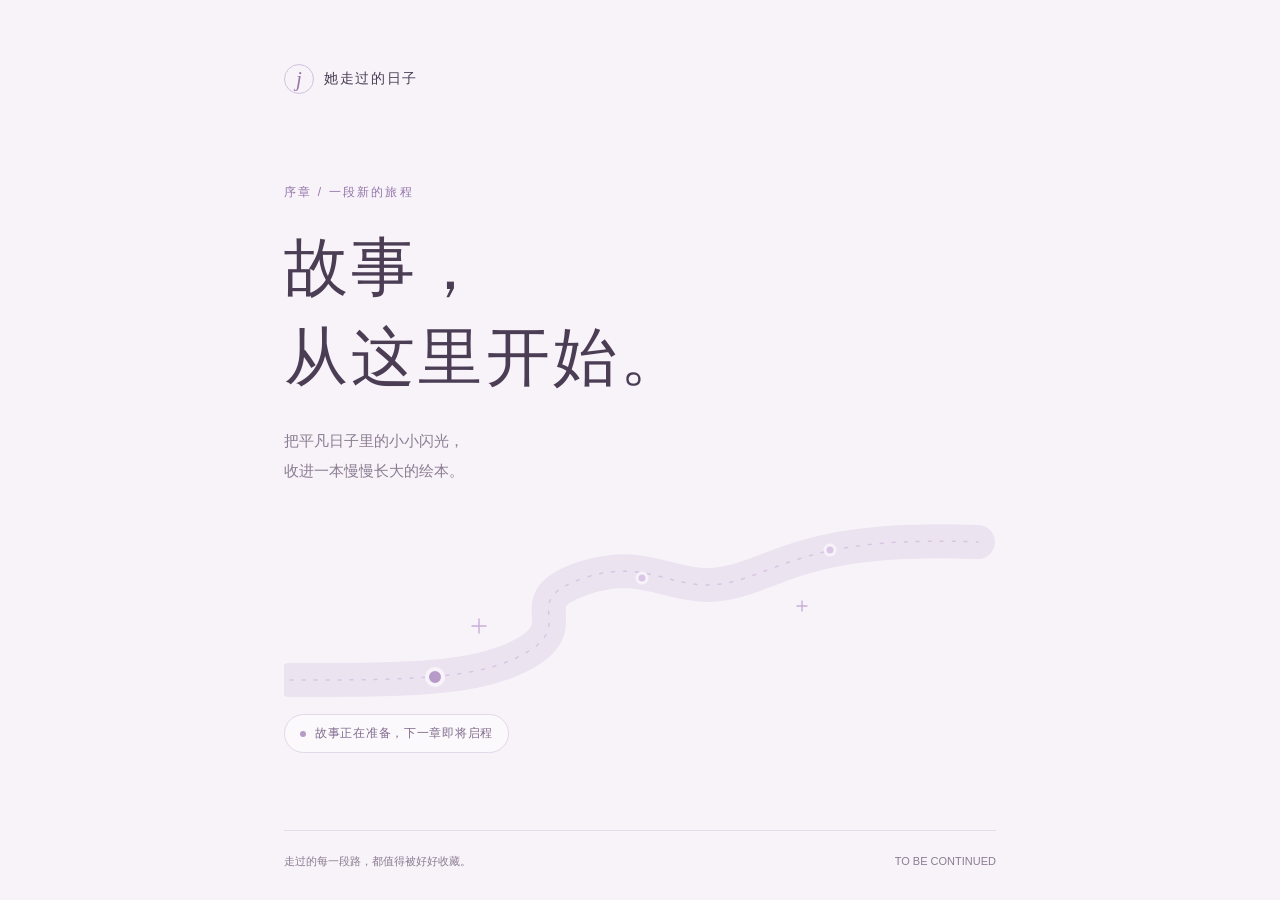
<file: placeholder.html>
<!doctype html>
<html lang="zh-CN">
<head>
  <meta charset="utf-8">
  <meta name="viewport" content="width=device-width, initial-scale=1">
  <meta name="theme-color" content="#f7f3f9">
  <meta name="description" content="她走过的日子，一本关于生活与回忆的互动绘本。故事从这里开始。">
  <meta name="robots" content="noindex, nofollow">
  <title>她走过的日子 · 故事从这里开始</title>
  <style>
    :root { color-scheme: light; --ink:#4b3d54; --muted:#8b7c91; --purple:#9475a9; }
    * { box-sizing:border-box; }
    html { min-width:280px; background:#f7f3f9; }
    body { margin:0; color:var(--ink); font-family:-apple-system,BlinkMacSystemFont,"Segoe UI","PingFang SC","Microsoft YaHei",sans-serif; -webkit-font-smoothing:antialiased; }
    main { min-height:100vh; min-height:100svh; max-width:760px; margin:auto; padding:clamp(28px,7vw,64px) 24px 28px; display:flex; flex-direction:column; }
    header { display:flex; align-items:center; gap:10px; font-size:14px; letter-spacing:.12em; }
    .mark { display:grid; place-items:center; width:30px; height:30px; border:1px solid #d4c1de; border-radius:50%; color:#9776ac; font-family:Georgia,serif; font-size:21px; font-style:italic; letter-spacing:0; }
    .story { flex:1; padding:clamp(48px,10vh,100px) 0 38px; }
    .eyebrow { margin:0 0 22px; color:var(--purple); font-size:12px; letter-spacing:.18em; }
    h1 { margin:0; font-family:"Songti SC","Noto Serif CJK SC",SimSun,serif; font-weight:500; font-size:clamp(38px,8vw,64px); line-height:1.4; letter-spacing:.05em; }
    .intro { max-width:350px; margin:24px 0 0; font-size:15px; line-height:2; color:var(--muted); }
    .path { width:100%; height:190px; display:block; margin:30px 0 8px; }
    .status { display:inline-flex; align-items:center; gap:9px; margin:0; padding:10px 15px; border:1px solid #e3d7ea; border-radius:30px; background:#ffffff70; font-size:12px; color:#806b8d; letter-spacing:.06em; }
    .status::before { content:""; width:6px; height:6px; border-radius:50%; background:#b69ac8; }
    footer { border-top:1px solid #e6dce9; padding-top:20px; display:flex; justify-content:space-between; gap:14px; flex-wrap:wrap; color:var(--muted); font-size:11px; line-height:1.9; }
    footer p { margin:0; }
    @media (max-width:360px) { main { padding-inline:20px; } .path { height:150px; } }
    @media (prefers-reduced-motion:no-preference) { .story { animation:appear .7s ease-out both; } @keyframes appear { from { opacity:0; transform:translateY(7px); } to { opacity:1; transform:translateY(0); } } }
  </style>
</head>
<body>
  <main>
    <header><span class="mark" aria-hidden="true">j</span><span>她走过的日子</span></header>
    <section class="story" aria-labelledby="title">
      <p class="eyebrow">序章 / 一段新的旅程</p>
      <h1 id="title">故事，<br>从这里开始。</h1>
      <p class="intro">把平凡日子里的小小闪光，<br>收进一本慢慢长大的绘本。</p>
      <svg class="path" viewBox="0 0 640 190" fill="none" aria-hidden="true">
        <path d="M-30 164C92 164 166 164 212 133C253 105 198 84 264 62C333 39 356 83 419 64C471 48 506 20 658 26" stroke="#ece3f1" stroke-width="34" stroke-linecap="round"/>
        <path d="M-30 164C92 164 166 164 212 133C253 105 198 84 264 62C333 39 356 83 419 64C471 48 506 20 658 26" stroke="#d8c6e3" stroke-width="1.5" stroke-linecap="round" stroke-dasharray="3 9"/>
        <circle cx="115" cy="161" r="8" fill="#b69ac8" stroke="#f7f3f9" stroke-width="4"/>
        <circle cx="322" cy="62" r="5" fill="#d9c7e5" stroke="#f7f3f9" stroke-width="3"/>
        <circle cx="510" cy="34" r="5" fill="#d9c7e5" stroke="#f7f3f9" stroke-width="3"/>
        <path d="M159 117V103M152 110H166M482 95V85M477 90H487" stroke="#c7aed8" stroke-width="1.4" stroke-linecap="round"/>
      </svg>
      <p class="status">故事正在准备，下一章即将启程</p>
    </section>
    <footer><p>走过的每一段路，都值得被好好收藏。</p><p>TO BE CONTINUED</p></footer>
  </main>
</body>
</html>
</file>
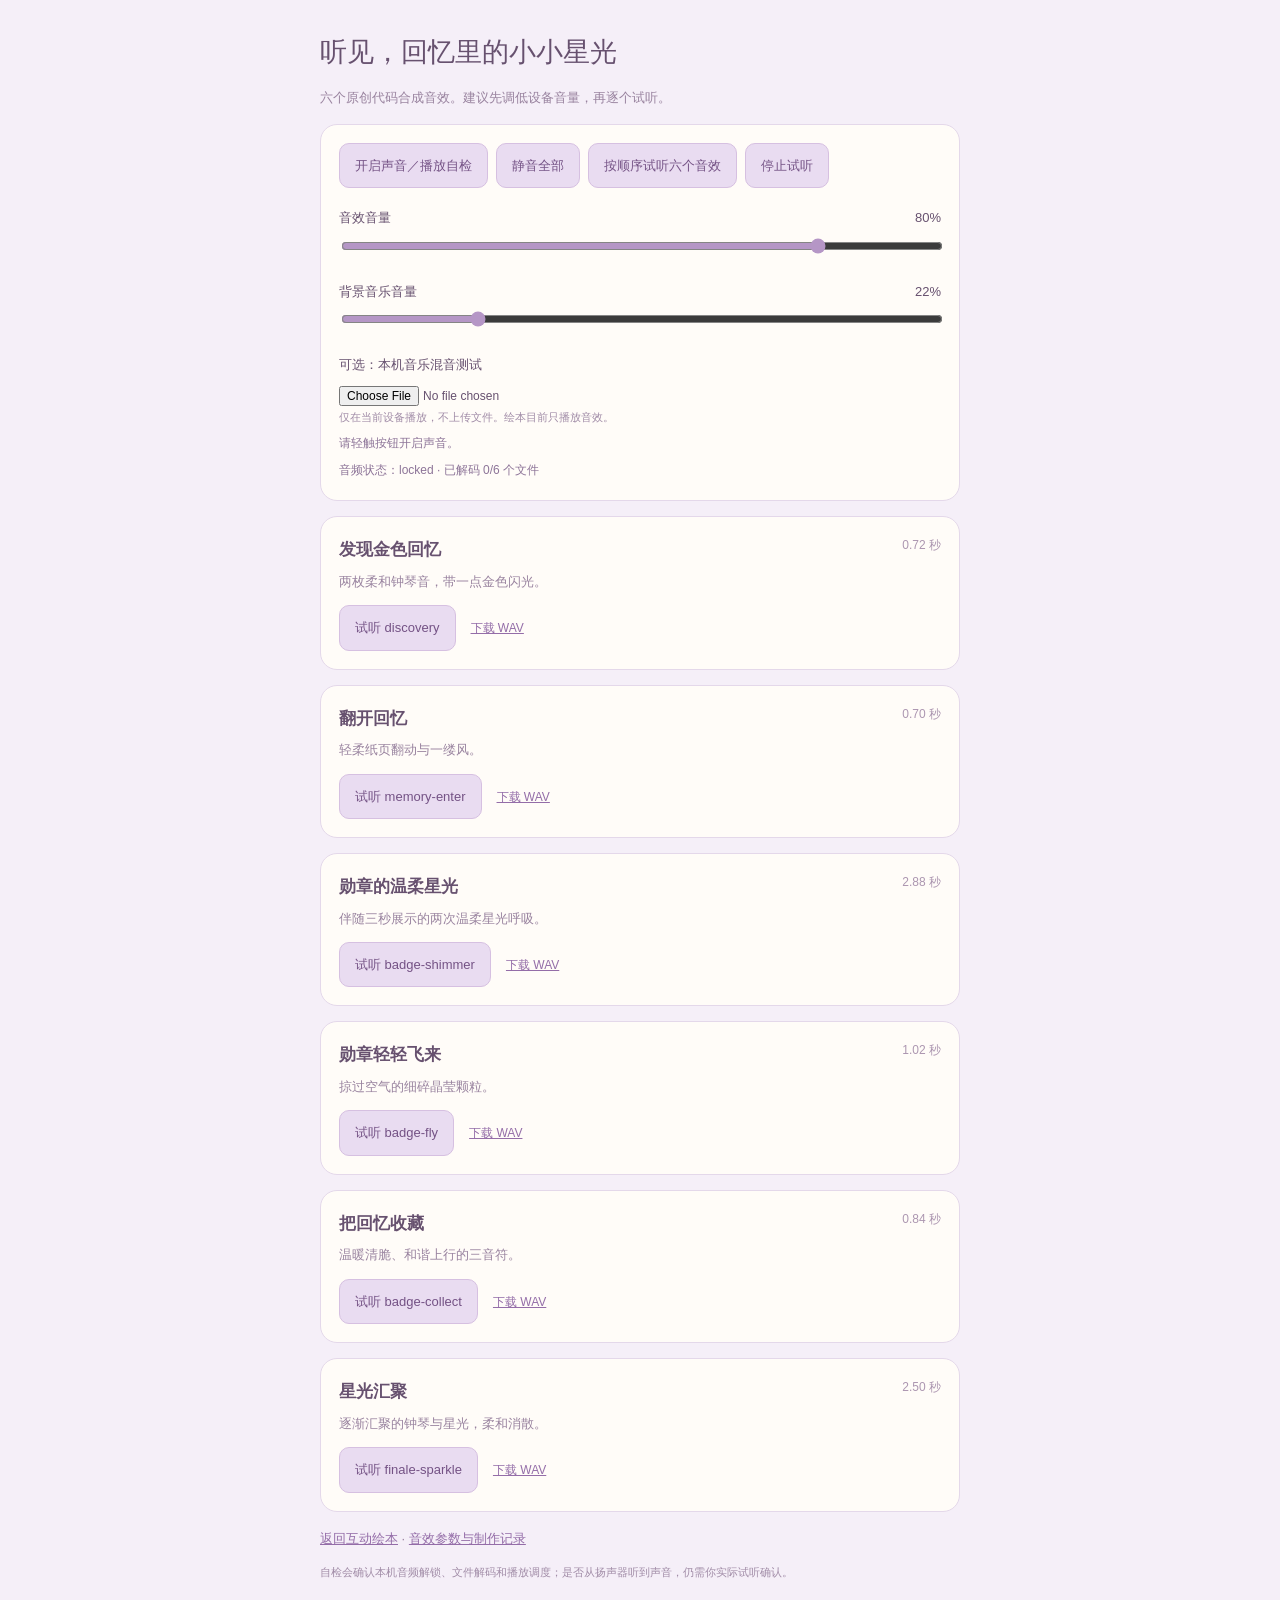
<file: demo/audio-preview.html>
<!doctype html>
<html lang="zh-CN">
<head>
<meta charset="utf-8"><meta name="viewport" content="width=device-width,initial-scale=1,viewport-fit=cover"><meta name="theme-color" content="#f5eff8"><meta name="robots" content="noindex,nofollow">
<title>装满奇遇趣漫游 · 音效试听</title>
<style>
*{box-sizing:border-box}body{margin:0;background:#f5eff8;color:#67516f;font:15px/1.8 -apple-system,BlinkMacSystemFont,"PingFang SC","Microsoft YaHei",sans-serif}main{max-width:680px;margin:auto;padding:32px 20px 50px}h1{font:500 27px/1.5 "Songti SC",SimSun,serif;margin:0 0 10px}p{color:#99839f;font-size:13px}a{color:#946da8}.panel,.sound{background:#fffcf8;border:1px solid #e4d8ea;border-radius:17px;padding:18px;margin:15px 0}button{font:inherit;font-size:13px;cursor:pointer;background:#e9dcf1;border:1px solid #d6c0e1;color:#745285;border-radius:10px;padding:10px 15px}button:disabled{opacity:.4}.buttons{display:flex;flex-wrap:wrap;gap:8px}label{display:flex;align-items:center;justify-content:space-between;margin:18px 0 5px;font-size:13px}input[type=range]{width:100%;accent-color:#b596c6}input[type=file]{max-width:100%;font-size:12px}.sound h2{font-size:17px;margin:0}.sound p{margin:4px 0 12px}.sound.active{border-color:#c6a4d4;box-shadow:0 0 15px #d2b6de38}.sound a{font-size:12px;margin-left:15px}.status{white-space:pre-wrap;font-size:12px;line-height:1.8;color:#8d7498;margin-top:15px}small{display:block;font-size:11px;color:#a18ca7}.duration{float:right;font-size:12px;color:#ac96b0}button:focus-visible{outline:2px solid #b68ac9;outline-offset:3px}
</style>
</head>
<body><main>
<h1>听见，回忆里的小小星光</h1>
<p>六个原创代码合成音效。建议先调低设备音量，再逐个试听。</p>
<section class="panel" aria-label="试听控制">
  <div class="buttons"><button id="enable" type="button">开启声音／播放自检</button><button id="mute" type="button">静音全部</button><button id="play-all" type="button">按顺序试听六个音效</button><button id="stop" type="button">停止试听</button></div>
  <label for="sfx-volume">音效音量 <output id="sfx-value">80%</output></label><input id="sfx-volume" type="range" min="0" max="100" value="80">
  <label for="bgm-volume">背景音乐音量 <output id="bgm-value">22%</output></label><input id="bgm-volume" type="range" min="0" max="100" value="22">
  <label for="bgm-file">可选：本机音乐混音测试</label><input id="bgm-file" type="file" accept="audio/*"><small>仅在当前设备播放，不上传文件。绘本目前只播放音效。</small>
  <output id="status" class="status" aria-live="polite">请轻触上方按钮，开启浏览器声音。</output>
</section>
<div id="sounds"></div>
<p><a href="./?v=49">返回互动绘本</a> · <a href="assets/audio/manifest.json">音效参数与制作记录</a></p>
<small>自检会确认本机音频解锁、文件解码和播放调度；是否从扬声器听到声音，仍需你实际试听确认。</small>
</main>
<script type="importmap">
{
  "imports": {
    "./src/audio-system.js": "./src/audio-system.js?v=49",
    "./src/audio-config.js": "./src/audio-config.js?v=49",
    "./src/bgm-player.js": "./src/bgm-player.js?v=49",
    "./src/music-manager.js": "./src/music-manager.js?v=49",
    "./src/music-config.js": "./src/music-config.js?v=49",
    "./src/asset-loader.js": "./src/asset-loader.js?v=49",
    "./src/chapter-config.js": "./src/chapter-config.js?v=49"
  }
}
</script>
<script type="module" src="src/audio-preview.js?v=49"></script>
</body></html>
</file>
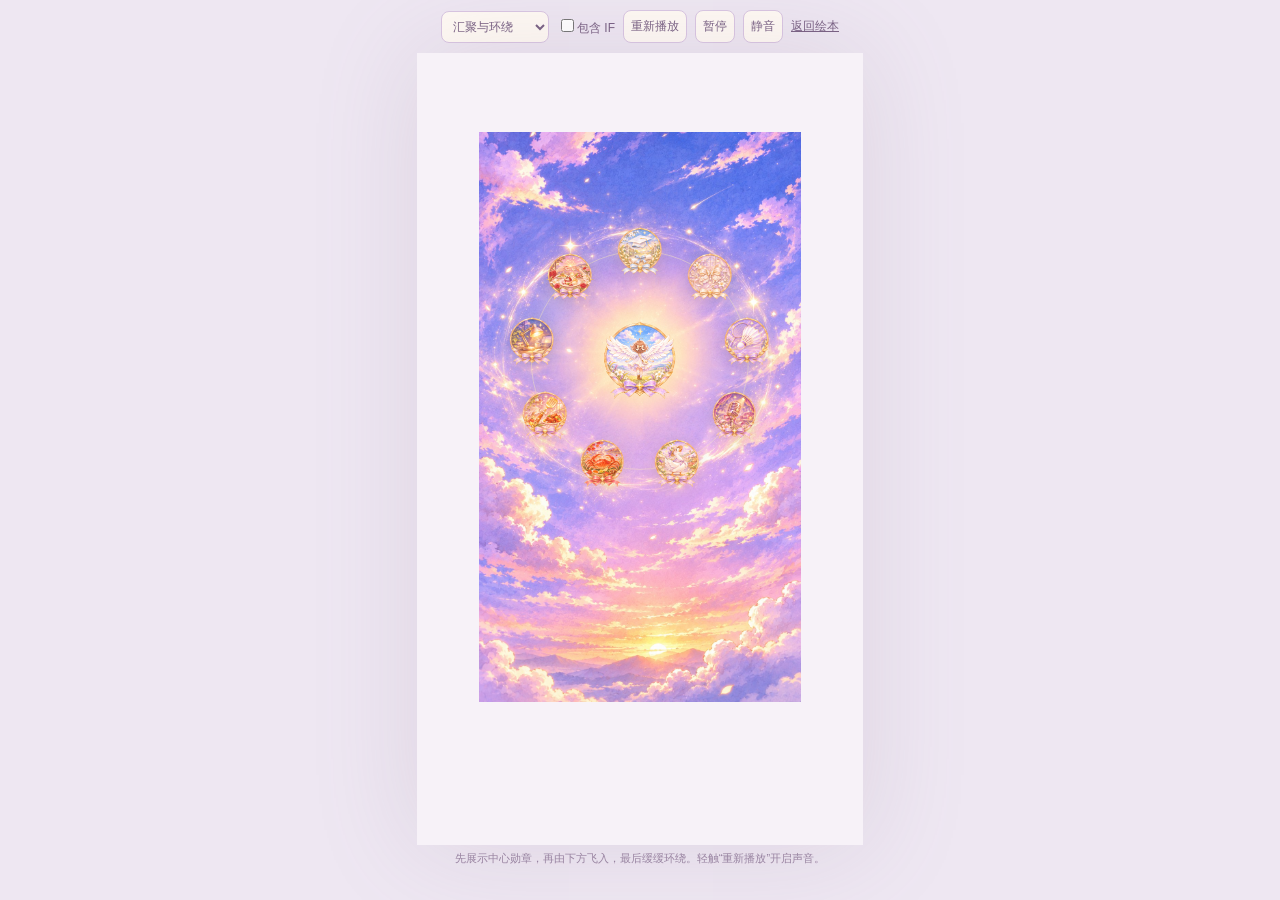
<file: demo/effects-preview.html>
<!doctype html>
<html lang="zh-CN">
<head><meta charset="utf-8"><meta name="viewport" content="width=device-width,initial-scale=1,viewport-fit=cover"><meta name="robots" content="noindex,nofollow"><title>勋章与终章 · 动画预览</title><link rel="stylesheet" href="styles.css?v=49">
<style>body{display:flex;flex-direction:column;background:#eee7f2}header{width:min(100%,550px);padding:10px 12px;color:#796183;font-size:12px;flex-shrink:0;display:flex;gap:8px;flex-wrap:wrap;align-items:center;justify-content:center}header button,header select{font:inherit;color:inherit;background:#fffaf4;border:1px solid #d9c6e2;border-radius:8px;padding:7px}header a{color:inherit}.preview-stage{height:calc(100svh - 108px);width:min(100vw,calc((100svh - 108px) * 9 / 16));flex-shrink:0}.preview-art{position:absolute;inset:10% 4% 18%;width:92%;height:72%;object-fit:contain}.preview-stage .character-box{height:58%;bottom:10%}.preview-stage .flying-badge{z-index:6}footer{font-size:11px;color:#9a85a2;padding:6px;text-align:center}.preview-stage:not(.badge-scene) .character-box{display:none}</style></head>
<body><header><select id="scene" aria-label="选择动画"><option value="badge">三秒柔光收藏</option><option value="0">最后一枚勋章</option><option value="1">包中回忆飞出</option><option value="2" selected>汇聚与环绕</option><option value="4">最终谢幕</option></select><label><input id="with-if" type="checkbox">包含 IF</label><button id="replay" type="button">重新播放</button><button id="pause" type="button">暂停</button><button id="mute" type="button">静音</button><a href="./?v=49">返回绘本</a></header>
<main id="preview-stage" class="book preview-stage"><img id="preview-art" class="preview-art" alt="终章背景"><div class="character-box"><img id="preview-character" src="assets/expect.png" alt="期待收藏回忆"></div><img id="preview-badge" class="flying-badge" src="assets/badges/graduation.png" alt="毕业勋章" hidden><div id="preview-overlay" class="finale-overlay"></div></main><footer id="preview-note">先展示中心勋章，再由下方飞入，最后缓缓环绕。轻触“重新播放”开启声音。</footer>
<script type="importmap">
{
  "imports": {
    "./src/finale.js": "./src/finale.js?v=49",
    "./src/ending-badges.js": "./src/ending-badges.js?v=49",
    "./src/journey-data.js": "./src/journey-data.js?v=49",
    "./src/badge-presentation.js": "./src/badge-presentation.js?v=49",
    "./src/badge-animation.js": "./src/badge-animation.js?v=49",
    "./src/audio-system.js": "./src/audio-system.js?v=49",
    "./src/audio-config.js": "./src/audio-config.js?v=49",
    "./src/bgm-player.js": "./src/bgm-player.js?v=49",
    "./src/music-manager.js": "./src/music-manager.js?v=49",
    "./src/music-config.js": "./src/music-config.js?v=49",
    "./src/asset-loader.js": "./src/asset-loader.js?v=49",
    "./src/chapter-config.js": "./src/chapter-config.js?v=49"
  }
}
</script><script type="module" src="src/effects-preview.js?v=49"></script></body></html>
</file>
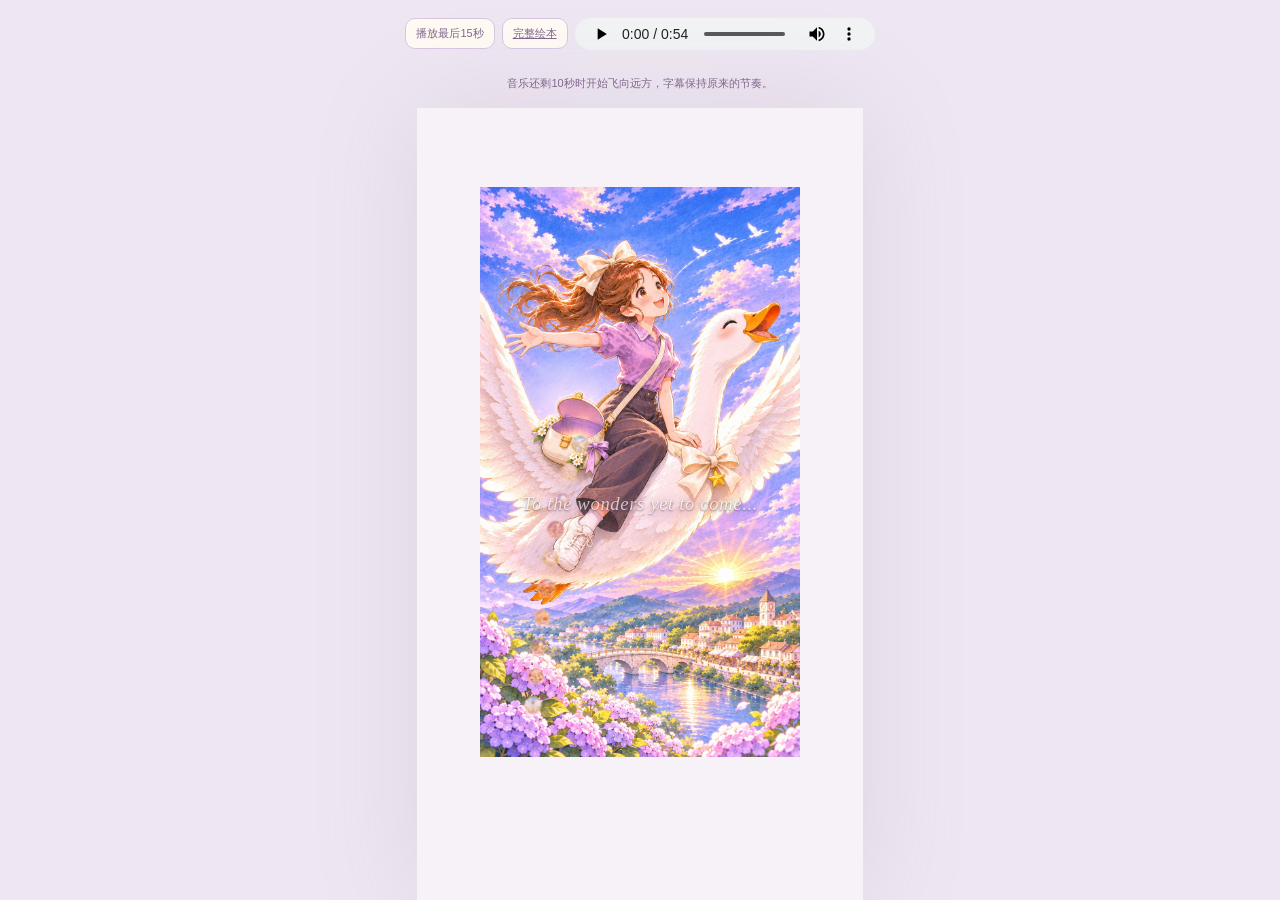
<file: demo/ending-frames-preview.html>
<!doctype html>
<html lang="zh-CN"><head><meta charset="utf-8"><meta name="viewport" content="width=device-width,initial-scale=1,viewport-fit=cover"><meta name="robots" content="noindex,nofollow"><title>飞向远方 · 谢幕预览</title><link rel="stylesheet" href="styles.css?v=49"><style>
body{display:flex;flex-direction:column;background:#eee7f2}header{height:108px;flex-shrink:0;display:flex;flex-wrap:wrap;align-items:center;justify-content:center;gap:7px;padding:8px;font-size:11px;color:#81678d}header audio{width:min(300px,90vw);height:32px}header button,header a{padding:7px 10px;border:1px solid #d9c7e1;border-radius:10px;background:#fffaf3;color:inherit;font:inherit}header p{margin:0;width:100%;text-align:center}.preview-stage{height:calc(100svh - 108px);width:min(100vw,calc((100svh - 108px)*9/16));flex-shrink:0}.preview-art{position:absolute;inset:10% 4% 18%;width:92%;height:72%;object-fit:contain}
</style></head><body><header><button id="play-ending" type="button" disabled>播放最后15秒</button><a href="./?v=49">完整绘本</a><audio id="ending-music" controls preload="metadata"></audio><p id="ready-note">正在准备谢幕画面…</p></header><main id="preview-stage" class="book preview-stage"><img id="preview-art" class="preview-art" src="assets/stories/finale/05.jpg" alt="乘风之翼"><canvas id="ending-frames" class="preview-art" width="941" height="1672" hidden aria-hidden="true"></canvas><button id="retry-ending-frames" class="retry-ending-frames" hidden>重试画面</button><div id="preview-overlay" class="finale-overlay"></div></main>
<script type="importmap">{"imports":{"./src/ending-frames.js":"./src/ending-frames.js?v=49","./src/finale.js":"./src/finale.js?v=49","./src/ending-badges.js":"./src/ending-badges.js?v=49","./src/journey-data.js":"./src/journey-data.js?v=49","./src/chapter-config.js":"./src/chapter-config.js?v=49","./src/music-config.js":"./src/music-config.js?v=49"}}</script><script type="module" src="src/ending-frames-preview.js?v=49"></script></body></html>
</file>
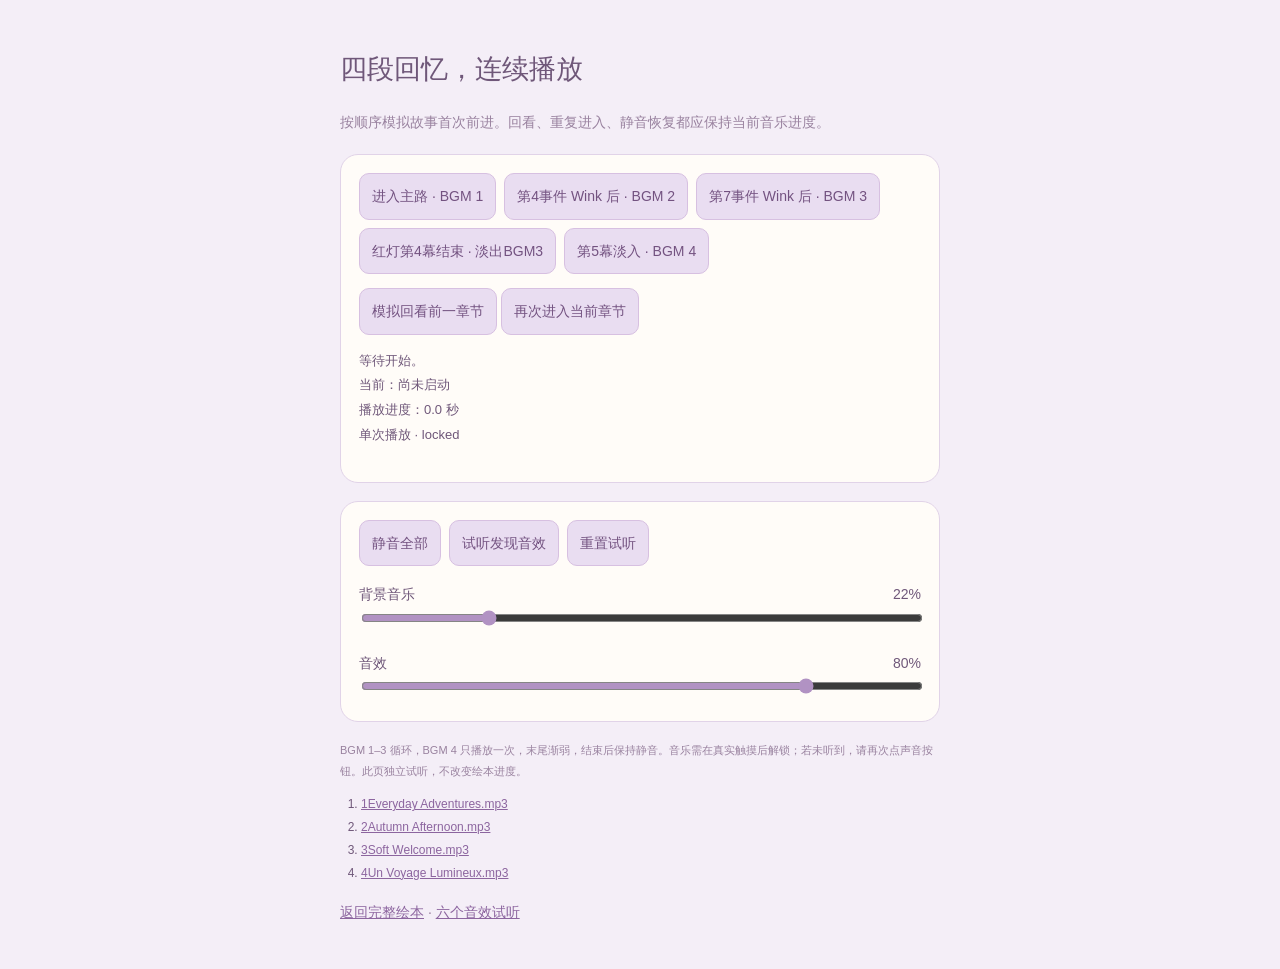
<file: demo/music-preview.html>
<!doctype html>
<html lang="zh-CN"><head><meta charset="utf-8"><meta name="viewport" content="width=device-width,initial-scale=1,viewport-fit=cover"><meta name="robots" content="noindex,nofollow"><title>四段回忆 · 背景音乐试听</title>
<style>*{box-sizing:border-box}body{margin:0;background:#f4eef7;color:#6f5779;font:14px/1.9 -apple-system,BlinkMacSystemFont,"PingFang SC","Microsoft YaHei",sans-serif}main{max-width:640px;margin:auto;padding:30px 20px}h1{font:400 27px/1.6 "Songti SC",SimSun,serif}p,small{color:#99829f}.panel{border:1px solid #e1d3e8;border-radius:18px;padding:18px;margin:18px 0;background:#fffcf8}button{font:inherit;color:#735280;background:#e9ddf1;border:1px solid #d7c0e1;border-radius:10px;padding:9px 12px;cursor:pointer}button:disabled{opacity:.4;cursor:default}.buttons{display:flex;gap:8px;flex-wrap:wrap}label{display:flex;justify-content:space-between;margin-top:15px}input{width:100%;accent-color:#b192c3}.status{white-space:pre-wrap;display:block;font-size:13px;min-height:115px}a{color:#8c659f}ol{padding-left:21px;font-size:12px}small{display:block;font-size:11px}</style></head>
<body><main><h1>四段回忆，连续播放</h1><p>按顺序模拟故事首次前进。回看、重复进入、静音恢复都应保持当前音乐进度。</p><section class="panel"><div class="buttons"><button data-stage="1">进入主路 · BGM 1</button><button data-stage="2">第4事件 Wink 后 · BGM 2</button><button data-stage="3">第7事件 Wink 后 · BGM 3</button><button id="redlight">红灯第4幕结束 · 淡出BGM3</button><button data-stage="4">第5幕淡入 · BGM 4</button></div><p><button id="back">模拟回看前一章节</button> <button id="repeat">再次进入当前章节</button></p><output id="status" class="status" aria-live="polite">请轻触“进入主路”，开启音乐。</output></section>
<section class="panel"><div class="buttons"><button id="mute">静音全部</button><button id="effect">试听发现音效</button><button id="reset">重置试听</button></div><label for="bgm">背景音乐 <output id="bgm-value">22%</output></label><input id="bgm" type="range" min="0" max="100" value="22"><label for="sfx">音效 <output id="sfx-value">80%</output></label><input id="sfx" type="range" min="0" max="100" value="80"></section>
<small>BGM 1–3 循环，BGM 4 只播放一次，末尾渐弱，结束后保持静音。音乐需在真实触摸后解锁；若未听到，请再次点声音按钮。此页独立试听，不改变绘本进度。</small><ol id="files"></ol><p><a href="./?v=49">返回完整绘本</a> · <a href="audio-preview.html?v=49">六个音效试听</a></p></main>
<script type="importmap">
{
  "imports": {
    "./src/audio-system.js": "./src/audio-system.js?v=49",
    "./src/audio-config.js": "./src/audio-config.js?v=49",
    "./src/bgm-player.js": "./src/bgm-player.js?v=49",
    "./src/music-manager.js": "./src/music-manager.js?v=49",
    "./src/music-config.js": "./src/music-config.js?v=49",
    "./src/asset-loader.js": "./src/asset-loader.js?v=49",
    "./src/chapter-config.js": "./src/chapter-config.js?v=49"
  }
}
</script><script type="module" src="src/music-preview.js?v=49"></script></body></html>
</file>
<file: demo/styles.css>
:root{color-scheme:light;font-family:-apple-system,BlinkMacSystemFont,"PingFang SC","Microsoft YaHei",sans-serif;color:#5e4c66;background:#e8e1ed;-webkit-font-smoothing:antialiased}
*{box-sizing:border-box}html,body{margin:0;width:100%;height:100%;overflow:hidden;overscroll-behavior:none}body{display:grid;place-items:center}button,a{-webkit-tap-highlight-color:transparent}button{font:inherit}img{user-select:none;-webkit-user-drag:none} [hidden]{display:none!important}
.book{height:100vh;height:100svh;width:min(100vw,calc(100svh * 9 / 16));position:relative;isolation:isolate;overflow:hidden;touch-action:none;background:#f7f2f8;box-shadow:0 0 100px #8b73912a}
.layer{position:absolute;inset:0;overflow:hidden}.cover-wash{position:absolute;inset:-30px;background:center/cover url('assets/cover.jpg');filter:blur(32px);opacity:.17}.cover-heading{position:absolute;inset:5.2% 5% auto;text-align:center;z-index:1}.cover-heading p,.road-heading p,.story-heading p{font-size:10px;letter-spacing:.17em;font-weight:400;margin:0 0 10px;color:#907d9b}.cover-heading h1{font-family:"Songti SC",SimSun,serif;font-size:clamp(22px,5.8vw,32px);letter-spacing:.08em;font-weight:500;margin:0}.cover-art{position:absolute;inset:17% 4% 13%;width:92%;height:70%;object-fit:contain;filter:drop-shadow(0 8px 14px #75608012)}
.road{background:radial-gradient(ellipse at 80% 12%,#fff5d8 0,transparent 46%),linear-gradient(#eee5f3,#f4f1e8)}.road-scenery{position:absolute;inset:0}.road-drawing{position:absolute;inset:0;width:100%;height:100%}.sunlight{position:absolute;width:85%;height:45%;left:50%;top:-20%;border-radius:50%;background:#fffae9;filter:blur(40px);opacity:.7}.road-heading{position:absolute;inset:6% 7% auto;z-index:2}.road-heading h2{font-family:"Songti SC",SimSun,serif;font-size:21px;line-height:1.6;font-weight:400;margin:0;color:#66536e}.character-box{position:absolute;height:58%;aspect-ratio:2/3;left:50%;bottom:10%;transform:translateX(-50%);z-index:3;transform-origin:50% 97%}.character-box img{display:block;width:100%;height:100%;object-fit:contain}.road-copy{position:absolute;left:8%;right:8%;bottom:7%;font-size:12px;line-height:1.8;text-align:center;color:#8a7795;margin:0;z-index:4}
.beacon{position:absolute;width:48px;height:48px;right:12%;top:32%;opacity:.48;z-index:2}.beacon svg{position:absolute;width:100%;height:100%;inset:0}.beacon-halo{position:absolute;inset:-28px;border-radius:50%;background:radial-gradient(#fff7c5b0,#f9dfaa30 45%,transparent 70%)}.beacon.near{opacity:1;transform:scale(1.12)}.beacon.spent{opacity:0}.bag-glow{position:absolute;width:34px;height:25px;z-index:5;pointer-events:none;opacity:0;background:radial-gradient(ellipse,#fff9d8 5%,#efd89b99 35%,transparent 70%);border-radius:50%;transform:translate(-50%,-50%);box-shadow:0 0 20px #f6daa9a0}.bag-glow.visible{opacity:1}.flying-badge{position:absolute;width:100px;height:100px;left:0;top:0;z-index:6;pointer-events:none;object-fit:contain;will-change:transform,opacity;filter:drop-shadow(0 4px 10px #b3915b24)}
.story{background:#f8f3f8}.story-wash{position:absolute;inset:-30px;background:center/cover;filter:blur(35px);opacity:.16}.story-heading{position:absolute;inset:4.5% 7% auto;z-index:2;display:flex;align-items:center;justify-content:space-between}.story-heading p{margin:0;color:#81668f;letter-spacing:.08em;font-size:11px}.story-heading span{font-size:10px;letter-spacing:.12em;color:#a08cab}.panel-art{position:absolute;inset:10% 4% 18%;display:flex;align-items:center;justify-content:center}.panel-art img{width:100%;height:100%;object-fit:contain;filter:drop-shadow(0 6px 15px #78627b12)}.caption-wrap{position:absolute;left:5%;right:5%;bottom:8.2%;min-height:7%;display:grid;place-items:center;text-align:center}.caption{font-family:"Songti SC",SimSun,serif;font-size:clamp(15px,3.7vw,19px);font-weight:400;line-height:1.9;letter-spacing:.045em;margin:0;color:#65516e}
.gesture-hint{position:absolute;bottom:max(18px,env(safe-area-inset-bottom));left:5%;right:5%;display:flex;justify-content:center;align-items:center;gap:7px;font-size:10px;letter-spacing:.06em;color:#927d9f;z-index:10;pointer-events:none;margin:0;text-align:center;min-height:18px}.gesture-arrow{font-size:20px;line-height:14px}.gesture-hint.busy .gesture-arrow{display:none}.asset-error{position:absolute;z-index:30;inset:auto 7% 13%;padding:14px;background:#fff8ebf5;border:1px solid #e8d9bc;border-radius:12px;font-size:13px;line-height:1.6;color:#8a655b;text-align:center}.sr-only{position:absolute;width:1px;height:1px;overflow:hidden;clip-path:inset(50%)}.debug{position:absolute;left:10px;right:10px;top:10px;z-index:50;padding:8px;background:#fffef8ed;border:1px solid #d8c8e0;border-radius:7px;font:11px monospace;display:flex;justify-content:space-between;align-items:center;gap:8px}.debug button{border:0;border-radius:4px;background:#e7d9ef;padding:6px;color:#654d75;font-size:11px}
@media(prefers-reduced-motion:no-preference){.layer.enter{animation:page-in .28s ease both}.caption.reveal{animation:caption-in .5s ease both}.beacon svg{animation:breathe 2.7s ease-in-out infinite}.beacon.near svg{animation-duration:1.8s}.road.walking .road-scenery{animation:road-step .6s ease-in-out}.character-box.walking{animation:body-step .6s ease-in-out}.bag-glow.visible{animation:bag-light 1.2s ease-in-out infinite}.gesture-arrow{animation:forward-hint 2s ease-in-out infinite}@keyframes page-in{from{opacity:.15}to{opacity:1}}@keyframes caption-in{from{opacity:0;transform:translateY(5px)}to{opacity:1;transform:translateY(0)}}@keyframes breathe{50%{transform:scale(1.08);filter:drop-shadow(0 0 9px #f4d994)}}@keyframes road-step{50%{transform:translateY(6px)}}@keyframes body-step{25%{transform:translate(calc(-50% + 5px),-2px)}70%{transform:translate(calc(-50% + 9px),-1px)}}@keyframes bag-light{50%{filter:brightness(1.1);box-shadow:0 0 28px #f6daa9b0}}@keyframes forward-hint{50%{transform:translateY(-3px)}}}
@media(max-height:620px){.cover-heading{top:4%}.cover-heading h1{font-size:22px}.road-heading{top:5%}.road-heading h2{font-size:17px}.road-copy{bottom:8%;font-size:11px}.gesture-hint{bottom:12px}.caption{font-size:15px}}
.branch-choice{position:absolute;inset:0;z-index:14;display:grid;place-items:center;padding:24px;background:#36234747;backdrop-filter:blur(5px)}.branch-card{width:100%;padding:28px 22px;background:#fffaf3f5;border:1px solid #f2dfbd;border-radius:22px;box-shadow:0 15px 50px #4f345b25;text-align:center}.branch-eyebrow{font-size:11px;color:#a18a6b;margin:0 0 18px;letter-spacing:.06em}.branch-card h2{font:400 21px/1.8 "Songti SC",SimSun,serif;margin:0 0 24px;color:#715a79}.branch-card button{display:block;width:100%;border:1px solid #d4bfdf;background:#eadff1;color:#6b507a;padding:13px 10px;border-radius:12px;font-size:14px;line-height:1.5;cursor:pointer}.branch-card button+button{margin-top:10px;background:#fffdf9;color:#968274;border-color:#e6d9c8}.branch-card button:focus-visible{outline:3px solid #be9bce;outline-offset:3px}
.flying-badge.badge-presenting{opacity:1;filter:drop-shadow(0 0 2px #fff7dec7) drop-shadow(0 0 12px #f6ce7fa6) drop-shadow(0 0 22px #f2c9754d)}
.audio-controls{position:absolute;right:12px;top:max(12px,env(safe-area-inset-top));z-index:24;touch-action:manipulation}.audio-toggle{display:grid;place-items:center;width:34px;height:34px;border:1px solid #e0d2e7;border-radius:50%;background:#fffaf1d9;color:#8e719b;font-size:19px;cursor:pointer;box-shadow:0 3px 12px #92709b0e}.audio-toggle[data-muted="true"]{color:#b2a5b8}.audio-toggle[data-muted="true"]::after{content:"";position:absolute;width:20px;height:1px;background:currentColor;transform:rotate(-40deg)}.audio-panel{position:absolute;right:0;top:43px;width:min(224px,calc(100svh * 9 / 16 - 24px),calc(100vw - 24px));padding:17px;border:1px solid #e0d2e7;border-radius:16px;background:#fffaf5f5;box-shadow:0 10px 32px #604e7324;backdrop-filter:blur(12px);font-size:12px;color:#785f85}.audio-panel button{width:100%;padding:9px;border:1px solid #d9c4e3;background:#eee2f4;border-radius:9px;color:#72517f;font-size:12px;cursor:pointer}.audio-panel label{display:flex;justify-content:space-between;gap:12px;margin-top:15px}.audio-panel input{width:100%;margin:9px 0 0;accent-color:#b295c0;touch-action:pan-x}.audio-panel input:disabled{opacity:.4}.audio-panel p{margin:14px 0 0;font-size:10px;line-height:1.7;color:#a08ba6}.audio-toggle:focus-visible,.audio-panel button:focus-visible{outline:2px solid #ad88c0;outline-offset:3px}
@media(prefers-reduced-motion:no-preference){.flying-badge.badge-presenting{animation:badge-edge-sparkle 3s cubic-bezier(.45,0,.55,1) 1}@keyframes badge-edge-sparkle{0%,48%,100%{filter:brightness(1) drop-shadow(0 0 1px #fff5d575) drop-shadow(0 0 5px #e9bb6740) drop-shadow(0 0 13px #f5d88c15)}27%,74%{filter:brightness(1.04) drop-shadow(0 0 4px #fff8dff5) drop-shadow(0 0 17px #ffd36ff2) drop-shadow(0 0 30px #f2bf638c)}}}
.finale-overlay{position:absolute;z-index:5;pointer-events:none;overflow:visible}.memory-placement,.memory-orbit,.memory-orbit-position,.memory-upright,.memory-gather{position:absolute;width:0;height:0;transform-origin:0 0}.memory-badge{position:absolute;left:0;top:0;object-fit:contain;transform:translate(-50%,-50%);filter:drop-shadow(0 3px 8px #b68a433d)}.memory-center-placement{z-index:3}.memory-center{filter:drop-shadow(0 0 12px #ffe3a884)}.memory-ring{position:absolute;aspect-ratio:1;border:1px solid #fff0bb70;border-radius:50%;transform:translate(-50%,-50%);box-shadow:0 0 18px #fff2b223,inset 0 0 18px #fff2b223}.memory-trail{position:absolute;inset:0;width:100%;height:100%;filter:drop-shadow(0 0 5px #ffdda1);opacity:.8}
@media(prefers-reduced-motion:no-preference){.scene-0:not(.reduced) .memory-center{animation:medal-glow 4s ease-in-out infinite}.scene-1:not(.reduced) .memory-from-bag{animation:memories-out 1.35s cubic-bezier(.2,.65,.25,1) var(--delay) both}.scene-2:not(.reduced) .memory-center-placement{animation:center-arrive .85s ease-out both}.scene-2:not(.reduced) .memory-gather{animation:memories-rise var(--rise-duration) cubic-bezier(.2,.65,.25,1) var(--rise-at) both}.scene-2:not(.reduced) .memory-orbit{animation:memory-orbit var(--orbit-seconds) linear var(--orbit-at) infinite}.scene-2:not(.reduced) .memory-upright{animation:memory-upright var(--orbit-seconds) linear var(--orbit-at) infinite}.scene-2:not(.reduced) .memory-ring{animation:ring-arrive 1s ease var(--orbit-at) both}.scene-4:not(.reduced) .memory-badge{animation:memory-hover 4.8s ease-in-out var(--delay) infinite}.memory-trail{animation:medal-glow 5s ease-in-out infinite}@keyframes memories-out{from{transform:translate(var(--from-x),var(--from-y)) scale(.08);opacity:0}to{transform:translate(0,0) scale(1);opacity:1}}@keyframes center-arrive{from{transform:scale(.82);opacity:0}to{transform:scale(1);opacity:1}}@keyframes memories-rise{from{transform:translate(var(--rise-x),var(--rise-y)) scale(.38);opacity:0}12%{opacity:.7}to{transform:translate(0,0) scale(1);opacity:1}}@keyframes memory-orbit{to{transform:rotate(360deg)}}@keyframes memory-upright{to{transform:rotate(-360deg)}}@keyframes ring-arrive{from{opacity:0}to{opacity:1}}@keyframes memory-hover{50%{transform:translate(-50%,calc(-50% - 3px))}}@keyframes medal-glow{50%{filter:drop-shadow(0 0 12px #ffe3a890);opacity:.95}}}

.preload-status{position:absolute;left:8%;right:8%;bottom:8%;margin:0;font-size:10px;line-height:1.8;text-align:center;color:#9a83a5;letter-spacing:.03em}.gesture-hint.loading .gesture-arrow{display:none}.asset-error button{display:block;margin:10px auto 0;padding:7px 16px;border:1px solid #dcc8a6;border-radius:8px;background:#fffaf0;color:#85664f;font-size:12px;cursor:pointer}

.ending-credits{position:absolute;inset:0;z-index:6;overflow:hidden;pointer-events:none;color:#fff4dd;font-family:"Songti SC",STSong,SimSun,serif;font-weight:400;text-align:center;text-shadow:0 1px 2px #46345fdd,0 0 8px #57416f88,0 0 17px #fff3dd50}
.ending-credits-window{position:absolute;inset:0;overflow:hidden;-webkit-mask-image:linear-gradient(transparent,#000 9%,#000 91%,transparent);mask-image:linear-gradient(transparent,#000 9%,#000 91%,transparent)}
.ending-credits-travel{position:absolute;inset:0;animation:ending-credits-travel var(--credits-roll-duration) linear var(--credits-delay) both;will-change:transform}
.ending-credits-list{position:absolute;left:8%;top:0;width:84%;margin:0;padding:0;animation:ending-credits-list var(--credits-roll-duration) linear var(--credits-delay) both;will-change:transform}
.ending-credit{display:flex;flex-direction:column;align-items:center;gap:.7em;margin:0 0 2.2em}.ending-credit:last-child{margin-bottom:0}.ending-credit dt{font-size:.72em;line-height:1.5;letter-spacing:.28em;color:#f5e3cd}.ending-credit dd{display:flex;justify-content:center;gap:1.45em;margin:0;font-size:1.2em;line-height:1.6;letter-spacing:.13em}
.ending-title-position{position:absolute;inset:0;animation:ending-title-rise var(--ending-title-rise) cubic-bezier(.2,.6,.25,1) var(--ending-title-at) both;will-change:transform,opacity}
.ending-title{position:absolute;left:0;top:var(--ending-center,50%);width:100%;margin:0;transform:translateY(-50%);font-family:Georgia,"Times New Roman",serif;font-size:1.16em;font-weight:400;font-style:italic;line-height:1.5;letter-spacing:.035em;white-space:nowrap}
.ending-title span{display:inline-block;animation:ending-title-breathe var(--ending-breathe-duration) ease-in-out var(--ending-breathe-at) infinite both}
.finale-paused .ending-credits *{animation-play-state:paused!important}
@keyframes ending-credits-travel{from{transform:translateY(100%)}to{transform:translateY(0)}}
@keyframes ending-credits-list{from{transform:translateY(0)}to{transform:translateY(-100%)}}
@keyframes ending-title-rise{from{transform:translateY(100%);opacity:0}18%{opacity:.55}to{transform:translateY(0);opacity:1}}
@keyframes ending-title-breathe{0%,100%{opacity:.72;filter:brightness(1)}50%{opacity:1;filter:brightness(1.07)}}
.reduced .ending-credits-travel{display:grid;place-items:center;animation:ending-credits-still var(--credits-roll-duration) ease var(--credits-delay) both;will-change:auto}.reduced .ending-credits-list{position:static;animation:none;will-change:auto}.reduced .ending-title-position{animation:ending-title-still 1.5s ease var(--ending-title-at) both;will-change:opacity}.reduced .ending-title span{animation:none}
@keyframes ending-credits-still{0%,100%{opacity:0}8%,90%{opacity:1}}
@keyframes ending-title-still{from{opacity:0}to{opacity:1}}

.ending-frames{position:absolute;inset:0;display:block;width:100%;height:100%;object-fit:contain;pointer-events:none}.retry-ending-frames{position:absolute;left:50%;bottom:12%;transform:translateX(-50%);z-index:8;border:1px solid #dfcfe4;border-radius:18px;background:#fffaf3ed;color:#81678c;padding:8px 14px;font:12px/1.5 sans-serif;white-space:nowrap}

.ending-badge-flight{position:absolute;left:0;top:0;width:0;height:0;transform-origin:0 0;transform:translate(var(--ending-bag-x),var(--ending-bag-y)) scale(var(--ending-bag-scale,1));opacity:var(--ending-bag-opacity,1);will-change:transform,opacity;pointer-events:none}.ending-in-flight .ending-badge-flight .memory-badge{animation-play-state:paused!important}

.ending-badge-ribbon .memory-badge{animation:none!important}.ending-badge-ribbon .memory-placement{will-change:transform}
.memory-flow-trails{position:absolute;left:0;top:0;width:20em;height:35.536663em;overflow:visible;pointer-events:none}
[data-memory-stars] .memory-badge{opacity:var(--memory-image-alpha,1);filter:blur(var(--memory-soften,0em)) drop-shadow(0 0 .08em rgba(255,218,143,var(--memory-star-glow,.55)))}[data-memory-stars] .memory-star{position:absolute;left:0;top:0;width:var(--memory-star-size,.9em);height:var(--memory-star-size,.9em);transform:translate(-50%,-50%);border-radius:50%;pointer-events:none;opacity:var(--memory-star-alpha,0);background:radial-gradient(circle,#fffdf1 0 7%,#ffe39a 12%,#f6c57599 27%,#f7c36a22 50%,transparent 72%);filter:drop-shadow(0 0 .12em rgba(255,222,140,var(--memory-star-glow,.55)))}

/* Cover subtitle and the goose’s voice from script.md. */
.cover-heading .cover-subtitle{margin:10px 0 0;font-family:Georgia,"Times New Roman",serif;font-size:clamp(10px,2.8vw,12px);font-style:italic;line-height:1.5;letter-spacing:.045em;text-wrap:balance}.caption.caption-goose{color:#a66a32}

/* The last story's fourth-to-fifth panel ceremony. */
.finale-entry{position:absolute;z-index:7;background:#fff;opacity:1;overflow:hidden;pointer-events:none}.finale-entry-out{animation:finale-entry-out 2s cubic-bezier(.45,0,.55,1) both}.finale-entry-in{animation:finale-entry-in 1s cubic-bezier(.45,0,.55,1) both}.finale-caption-out{animation:finale-entry-in 2s cubic-bezier(.45,0,.55,1) both}.finale-caption-in{animation:finale-entry-out 1s cubic-bezier(.45,0,.55,1) both}
@keyframes finale-entry-out{from{opacity:0}to{opacity:1}}@keyframes finale-entry-in{from{opacity:1}to{opacity:0}}

/* Keep the bilingual road heading in place while the map and discovery title change. */
.road-heading .road-book-title{margin:0;font-family:"Songti SC",SimSun,serif;font-size:clamp(17px,4.4vw,21px);line-height:1.45;letter-spacing:.1em;font-weight:500;color:#66536e}
.road-heading .road-subtitle{margin:6px 0 14px;font-family:Georgia,"Times New Roman",serif;font-size:clamp(10px,2.7vw,12px);font-style:italic;line-height:1.5;letter-spacing:.025em;color:#927b9c;max-width:100%;white-space:normal;text-wrap:balance}
.road-heading h2:empty{display:none}
@media(max-height:620px){.road-heading .road-subtitle{margin-bottom:10px}}

/* Only the final white-frame medal fades in; its edge sparkle keeps playing. */
#finale-entry-badge.badge-presenting{animation:finale-medal-in .8s cubic-bezier(.37,0,.63,1) both,badge-edge-sparkle 3s cubic-bezier(.45,0,.55,1) 1}
@keyframes finale-medal-in{from{opacity:0}to{opacity:1}}
@media(prefers-reduced-motion:reduce){#finale-entry-badge.badge-presenting{animation:finale-medal-in .45s ease-out both}}
</file>
<file: demo/chapter-road.css>
.chapter-map-image{position:absolute;left:0;top:0;width:100%;height:auto;display:block;will-change:transform}
.road.chapter-map .road-drawing,.road.chapter-map .sunlight{display:none}
.road.chapter-map .road-scenery{animation:none!important}
.road.chapter-map .character-box{top:38.5%;bottom:auto;height:35%}
.road.chapter-map .character-box.walking{animation:chapter-road-step .6s ease-in-out both}
.road.chapter-map .beacon{z-index:6;width:14%;height:auto;aspect-ratio:1;min-width:40px;max-width:64px;opacity:1;border-radius:50%;transform:translate(-50%,-50%);background:radial-gradient(circle,#fffdf5f5 0 19%,#fff2c6db 37%,#f5d38f66 58%,transparent 74%)}
.road.chapter-map .beacon.near{transform:translate(-50%,-50%)}
.road.chapter-map .beacon-halo{inset:-35%;border-radius:50%;background:radial-gradient(circle,#fff4c6b8 0 20%,#f3d38e70 43%,#edc8751c 61%,transparent 74%);animation:chapter-beacon-halo 2.6s ease-in-out infinite}
.road.chapter-map .beacon svg{filter:drop-shadow(0 0 4px #fff8db) drop-shadow(0 0 11px #eac07199);animation:chapter-beacon-core 2.6s ease-in-out infinite}
.road.chapter-fading,.road.chapter-entering{animation:none;pointer-events:none}
.chapter-transition{position:fixed;inset:0;z-index:1000;background:#fff;opacity:0;pointer-events:auto;touch-action:none;overscroll-behavior:none;will-change:opacity}
.chapter-transition.chapter-white-out{animation:chapter-white-out 2s cubic-bezier(.37,0,.63,1) both}
.chapter-transition.chapter-white-in{animation:chapter-white-in 1s cubic-bezier(.37,0,.63,1) both}
@keyframes chapter-white-out{from{opacity:0}to{opacity:1}}
@keyframes chapter-white-in{from{opacity:1}to{opacity:0}}
@keyframes chapter-road-step{25%{transform:translate(calc(-50% - 2px),-3px)}75%{transform:translate(calc(-50% + 2px),-3px)}}
@keyframes chapter-beacon-core{0%,100%{opacity:.8;transform:scale(.94)}50%{opacity:1;transform:scale(1.1);filter:brightness(1.12) drop-shadow(0 0 6px #fffbea) drop-shadow(0 0 17px #edc56ecc)}}
@keyframes chapter-beacon-halo{0%,100%{opacity:.32;transform:scale(.88)}50%{opacity:.9;transform:scale(1.18)}}
@media(prefers-reduced-motion:reduce){.road.chapter-map .character-box.walking,.road.chapter-map .beacon svg,.road.chapter-map .beacon-halo{animation:none}.chapter-map-image{transition:none!important}}

.road.chapter-map .node-sparkle{position:absolute;width:5px;height:5px;z-index:1;background:#fff9d9;border:1px solid #d9ae5b;box-shadow:0 0 7px #ffe1a8;border-radius:1px;opacity:.8;transform:rotate(45deg);animation:beacon-twinkle 3.2s ease-in-out infinite;pointer-events:none}
.road.chapter-map .node-sparkle-a{left:-5%;top:24%;animation-delay:-.2s}
.road.chapter-map .node-sparkle-b{right:0;top:4%;width:4px;height:4px;animation-delay:-1.25s}
.road.chapter-map .node-sparkle-c{right:-3%;bottom:13%;animation-delay:-2.1s}
@keyframes beacon-twinkle{0%,100%{opacity:.18;transform:rotate(45deg) scale(.6)}50%{opacity:1;transform:rotate(45deg) scale(1.25)}}
@media(prefers-reduced-motion:reduce){.road.chapter-map .node-sparkle{animation:none}}
</file>
